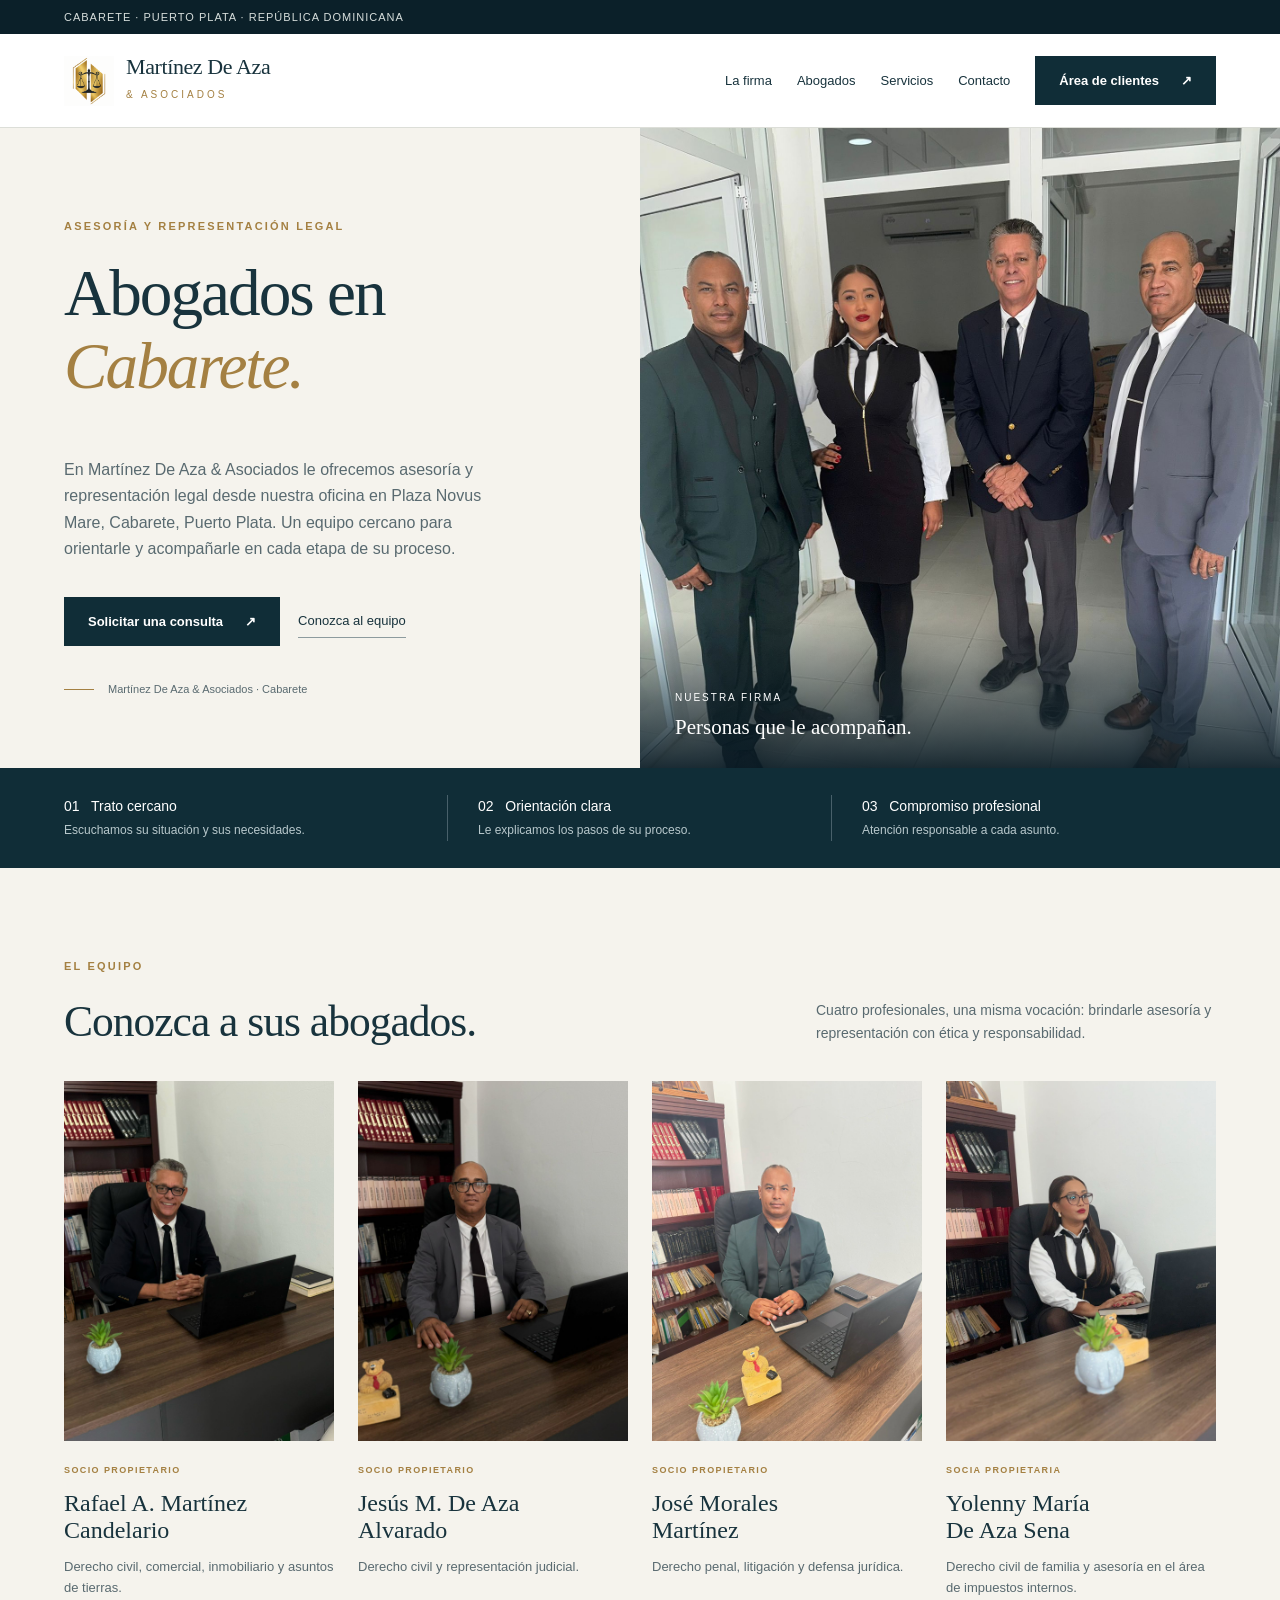
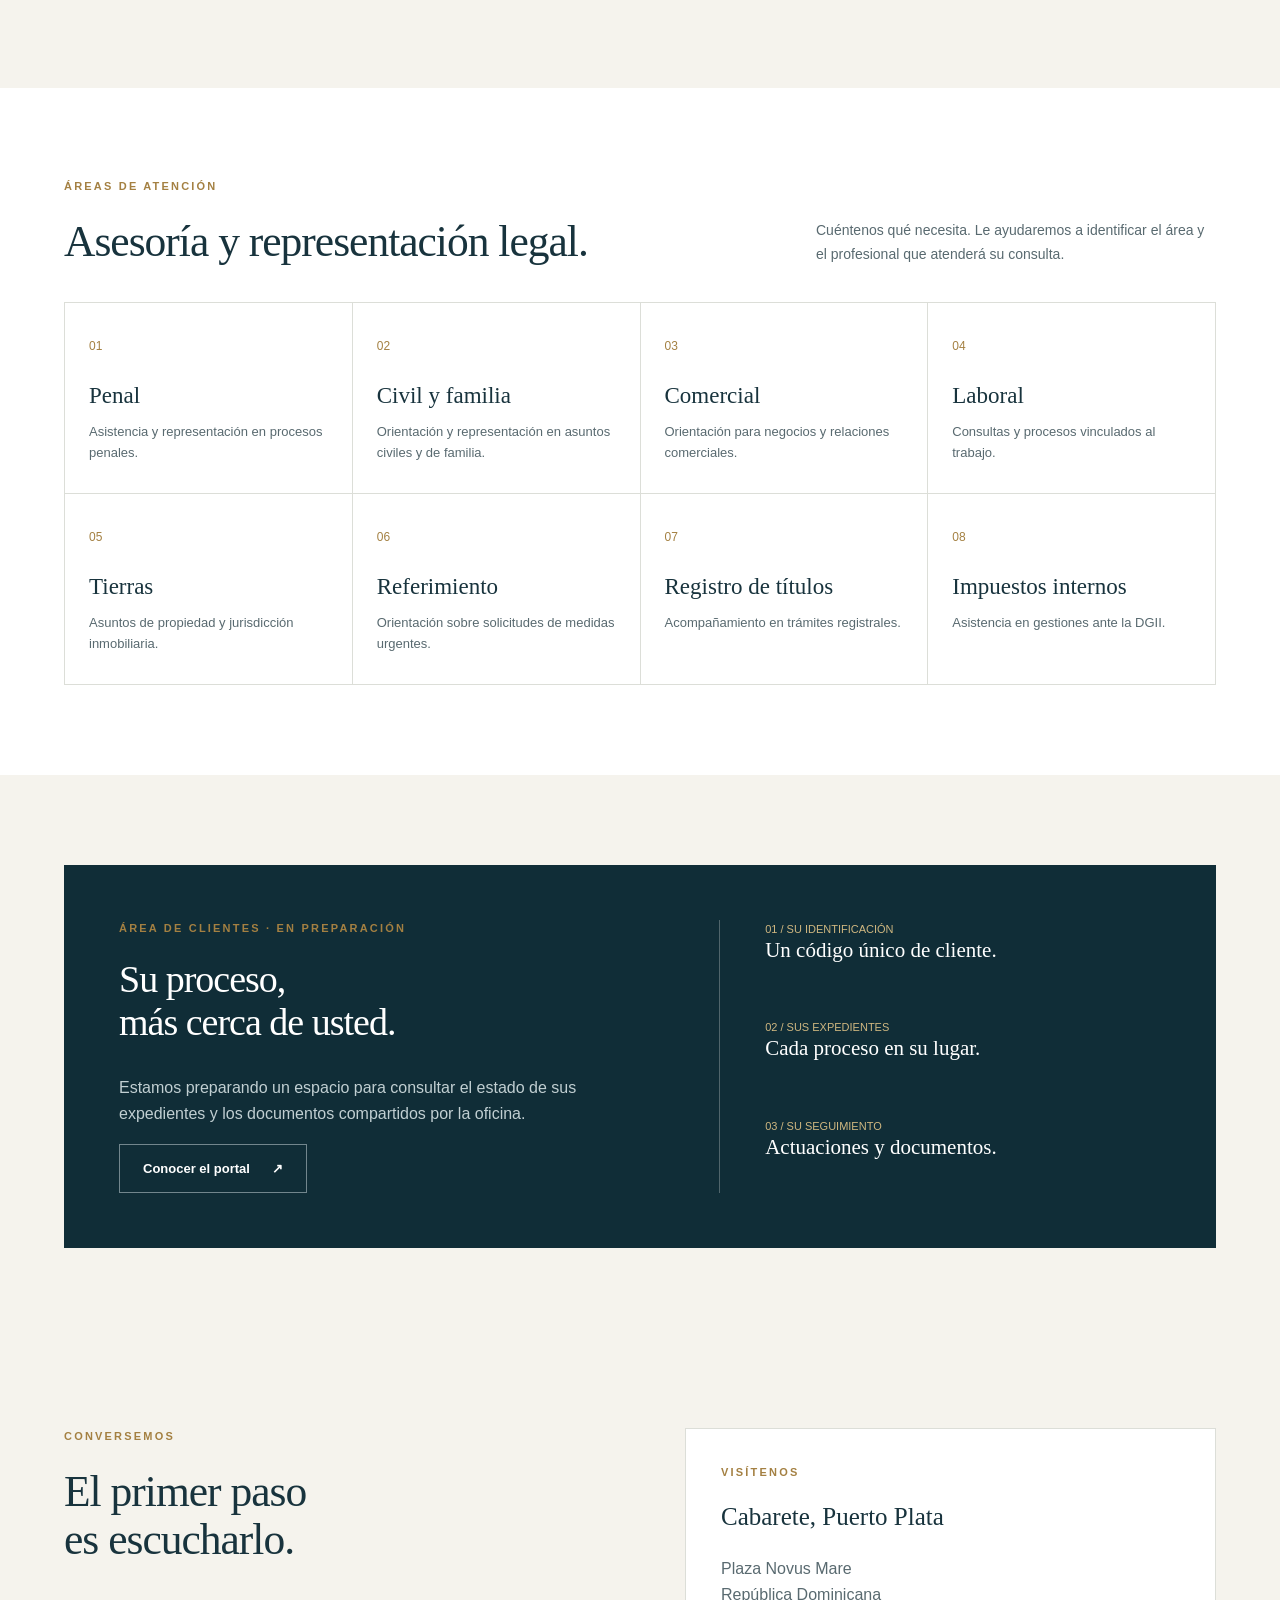
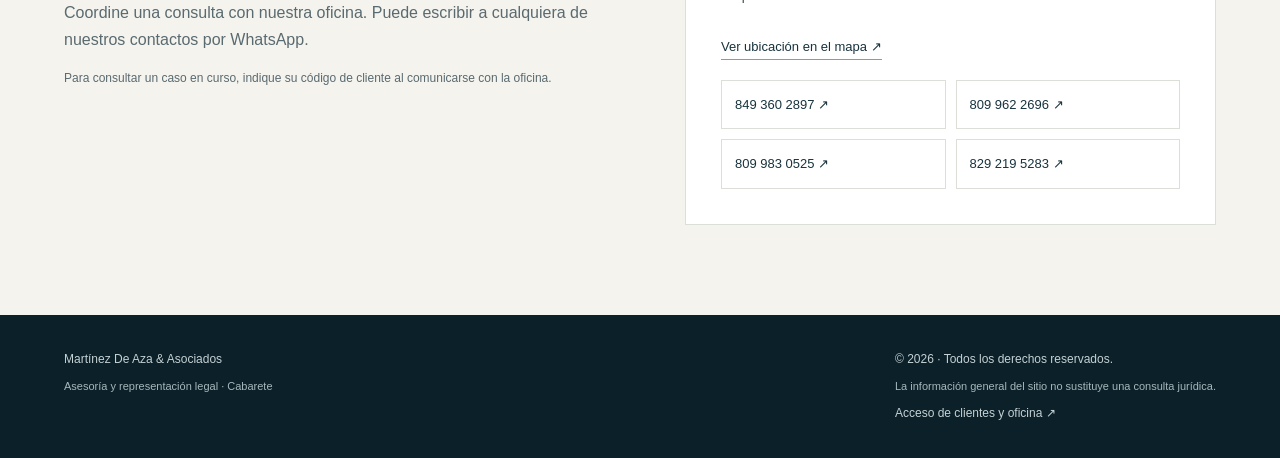
<file: index.html>
<!doctype html><html lang="es"><head><meta charset="utf-8"><meta name="viewport" content="width=device-width,initial-scale=1"><title>Abogados en Cabarete | Martínez De Aza &amp; Asociados</title><meta name="description" content="Abogados en Cabarete, Puerto Plata. Asesoría en derecho civil, familia, penal, comercial e inmobiliario. Visítenos en Plaza Novus Mare."><meta name="theme-color" content="#102d37"><link rel="icon" href="assets/logo.png"><link rel="stylesheet" href="style.css"><script src="site.js" defer></script><link rel="canonical" href="https://martinezdeaza.github.io/martinez-de-aza-web/"></head><body><a class="skip" href="#contenido">Saltar al contenido</a><div class="topline"><div class="wrap"><span>CABARETE · PUERTO PLATA · REPÚBLICA DOMINICANA</span></div></div><header class="header"><div class="wrap navrow"><a class="brand" href="index.html" aria-label="Martínez De Aza y Asociados, inicio"><img src="assets/logo.png" alt=""><span><strong>Martínez De Aza</strong><small>& ASOCIADOS</small></span></a><button class="menu" aria-expanded="false" aria-controls="nav">Menú ☰</button><nav id="nav" aria-label="Navegación principal"><a href="#firma">La firma</a><a href="#equipo">Abogados</a><a href="#servicios">Servicios</a><a href="#contacto">Contacto</a><a class="btn" href="portal.html">Área de clientes <span>↗</span></a></nav></div></header><main id="contenido"><section class="hero" id="firma"><div class="hero-copy"><div class="eyebrow">Asesoría y representación legal</div><h1>Abogados en<br><em>Cabarete.</em></h1><p>En Martínez De Aza &amp; Asociados le ofrecemos asesoría y representación legal desde nuestra oficina en Plaza Novus Mare, Cabarete, Puerto Plata. Un equipo cercano para orientarle y acompañarle en cada etapa de su proceso.</p><div class="hero-actions"><a class="btn" href="#contacto">Solicitar una consulta <span>↗</span></a><a class="textlink" href="#equipo">Conozca al equipo</a></div><div class="mini">Martínez De Aza & Asociados · Cabarete</div></div><div class="hero-photo"><img src="assets/equipo.jpg" alt="Equipo de cuatro abogados de Martínez De Aza & Asociados" fetchpriority="high"><div class="photo-caption"><small>NUESTRA FIRMA</small>Personas que le acompañan.</div></div></section><section class="values" aria-label="Nuestros principios"><div class="wrap"><div>01 &nbsp; Trato cercano<small>Escuchamos su situación y sus necesidades.</small></div><div>02 &nbsp; Orientación clara<small>Le explicamos los pasos de su proceso.</small></div><div>03 &nbsp; Compromiso profesional<small>Atención responsable a cada asunto.</small></div></div></section><section class="section wrap" id="equipo"><div class="section-head"><div><div class="eyebrow">El equipo</div><h2>Conozca a sus abogados.</h2></div><p>Cuatro profesionales, una misma vocación: brindarle asesoría y representación con ética y responsabilidad.</p></div><div class="team-grid">
<article class="person"><div class="portrait"><img src="assets/rafael.jpg" alt="Lic. Rafael A. Martínez Candelario" loading="lazy"></div><div class="eyebrow">Socio propietario</div><h3>Rafael A. Martínez<br>Candelario</h3><p>Derecho civil, comercial, inmobiliario y asuntos de tierras.</p></article>
<article class="person"><div class="portrait"><img src="assets/jesus.jpg" alt="Lic. Jesús M. De Aza Alvarado" loading="lazy"></div><div class="eyebrow">Socio propietario</div><h3>Jesús M. De Aza<br>Alvarado</h3><p>Derecho civil y representación judicial.</p></article>
<article class="person"><div class="portrait"><img src="assets/jose.jpg" alt="Lic. José Morales Martínez" loading="lazy"></div><div class="eyebrow">Socio propietario</div><h3>José Morales<br>Martínez</h3><p>Derecho penal, litigación y defensa jurídica.</p></article>
<article class="person"><div class="portrait"><img src="assets/yolenny.jpg" alt="Licda. Yolenny María De Aza Sena" loading="lazy"></div><div class="eyebrow">Socia propietaria</div><h3>Yolenny María<br>De Aza Sena</h3><p>Derecho civil de familia y asesoría en el área de impuestos internos.</p></article></div></section><section class="section services" id="servicios"><div class="wrap"><div class="section-head"><div><div class="eyebrow">Áreas de atención</div><h2>Asesoría y representación legal.</h2></div><p>Cuéntenos qué necesita. Le ayudaremos a identificar el área y el profesional que atenderá su consulta.</p></div><div class="service-grid">
<article class="service"><span>01</span><h3>Penal</h3><p>Asistencia y representación en procesos penales.</p></article><article class="service"><span>02</span><h3>Civil y familia</h3><p>Orientación y representación en asuntos civiles y de familia.</p></article><article class="service"><span>03</span><h3>Comercial</h3><p>Orientación para negocios y relaciones comerciales.</p></article><article class="service"><span>04</span><h3>Laboral</h3><p>Consultas y procesos vinculados al trabajo.</p></article><article class="service"><span>05</span><h3>Tierras</h3><p>Asuntos de propiedad y jurisdicción inmobiliaria.</p></article><article class="service"><span>06</span><h3>Referimiento</h3><p>Orientación sobre solicitudes de medidas urgentes.</p></article><article class="service"><span>07</span><h3>Registro de títulos</h3><p>Acompañamiento en trámites registrales.</p></article><article class="service"><span>08</span><h3>Impuestos internos</h3><p>Asistencia en gestiones ante la DGII.</p></article></div></div></section><section class="section wrap"><div class="portal-band"><div><div class="eyebrow">Área de clientes · En preparación</div><h2>Su proceso,<br>más cerca de usted.</h2><p>Estamos preparando un espacio para consultar el estado de sus expedientes y los documentos compartidos por la oficina.</p><a class="btn light" href="portal.html">Conocer el portal <span>↗</span></a></div><div class="portal-steps"><div><span>01 / SU IDENTIFICACIÓN</span><strong>Un código único de cliente.</strong></div><div><span>02 / SUS EXPEDIENTES</span><strong>Cada proceso en su lugar.</strong></div><div><span>03 / SU SEGUIMIENTO</span><strong>Actuaciones y documentos.</strong></div></div></div></section><section class="section wrap contact" id="contacto"><div><div class="eyebrow">Conversemos</div><h2>El primer paso<br>es escucharlo.</h2><p>Coordine una consulta con nuestra oficina. Puede escribir a cualquiera de nuestros contactos por WhatsApp.</p><p class="subtle">Para consultar un caso en curso, indique su código de cliente al comunicarse con la oficina.</p></div><div class="contact-card"><div class="eyebrow">Visítenos</div><h3>Cabarete, Puerto Plata</h3><address>Plaza Novus Mare<br>República Dominicana</address><a class="textlink" href="https://www.google.com/maps/search/?api=1&query=Plaza+Novus+Mare+Cabarete+Puerto+Plata+Republica+Dominicana" target="_blank" rel="noopener noreferrer">Ver ubicación en el mapa ↗</a><div class="phones">
<a href="https://wa.me/18493602897?text=Hola%2C%20deseo%20coordinar%20una%20consulta%20con%20la%20firma." target="_blank" rel="noopener noreferrer">849 360 2897 ↗</a><a href="https://wa.me/18099622696?text=Hola%2C%20deseo%20coordinar%20una%20consulta%20con%20la%20firma." target="_blank" rel="noopener noreferrer">809 962 2696 ↗</a><a href="https://wa.me/18099830525?text=Hola%2C%20deseo%20coordinar%20una%20consulta%20con%20la%20firma." target="_blank" rel="noopener noreferrer">809 983 0525 ↗</a><a href="https://wa.me/18292195283?text=Hola%2C%20deseo%20coordinar%20una%20consulta%20con%20la%20firma." target="_blank" rel="noopener noreferrer">829 219 5283 ↗</a></div></div></section></main><footer><div class="wrap"><div>Martínez De Aza & Asociados<p>Asesoría y representación legal · Cabarete</p></div><div>© 2026 · Todos los derechos reservados.<p>La información general del sitio no sustituye una consulta jurídica.</p><a href="portal.html">Acceso de clientes y oficina ↗</a></div></div></footer></body></html>
</file>
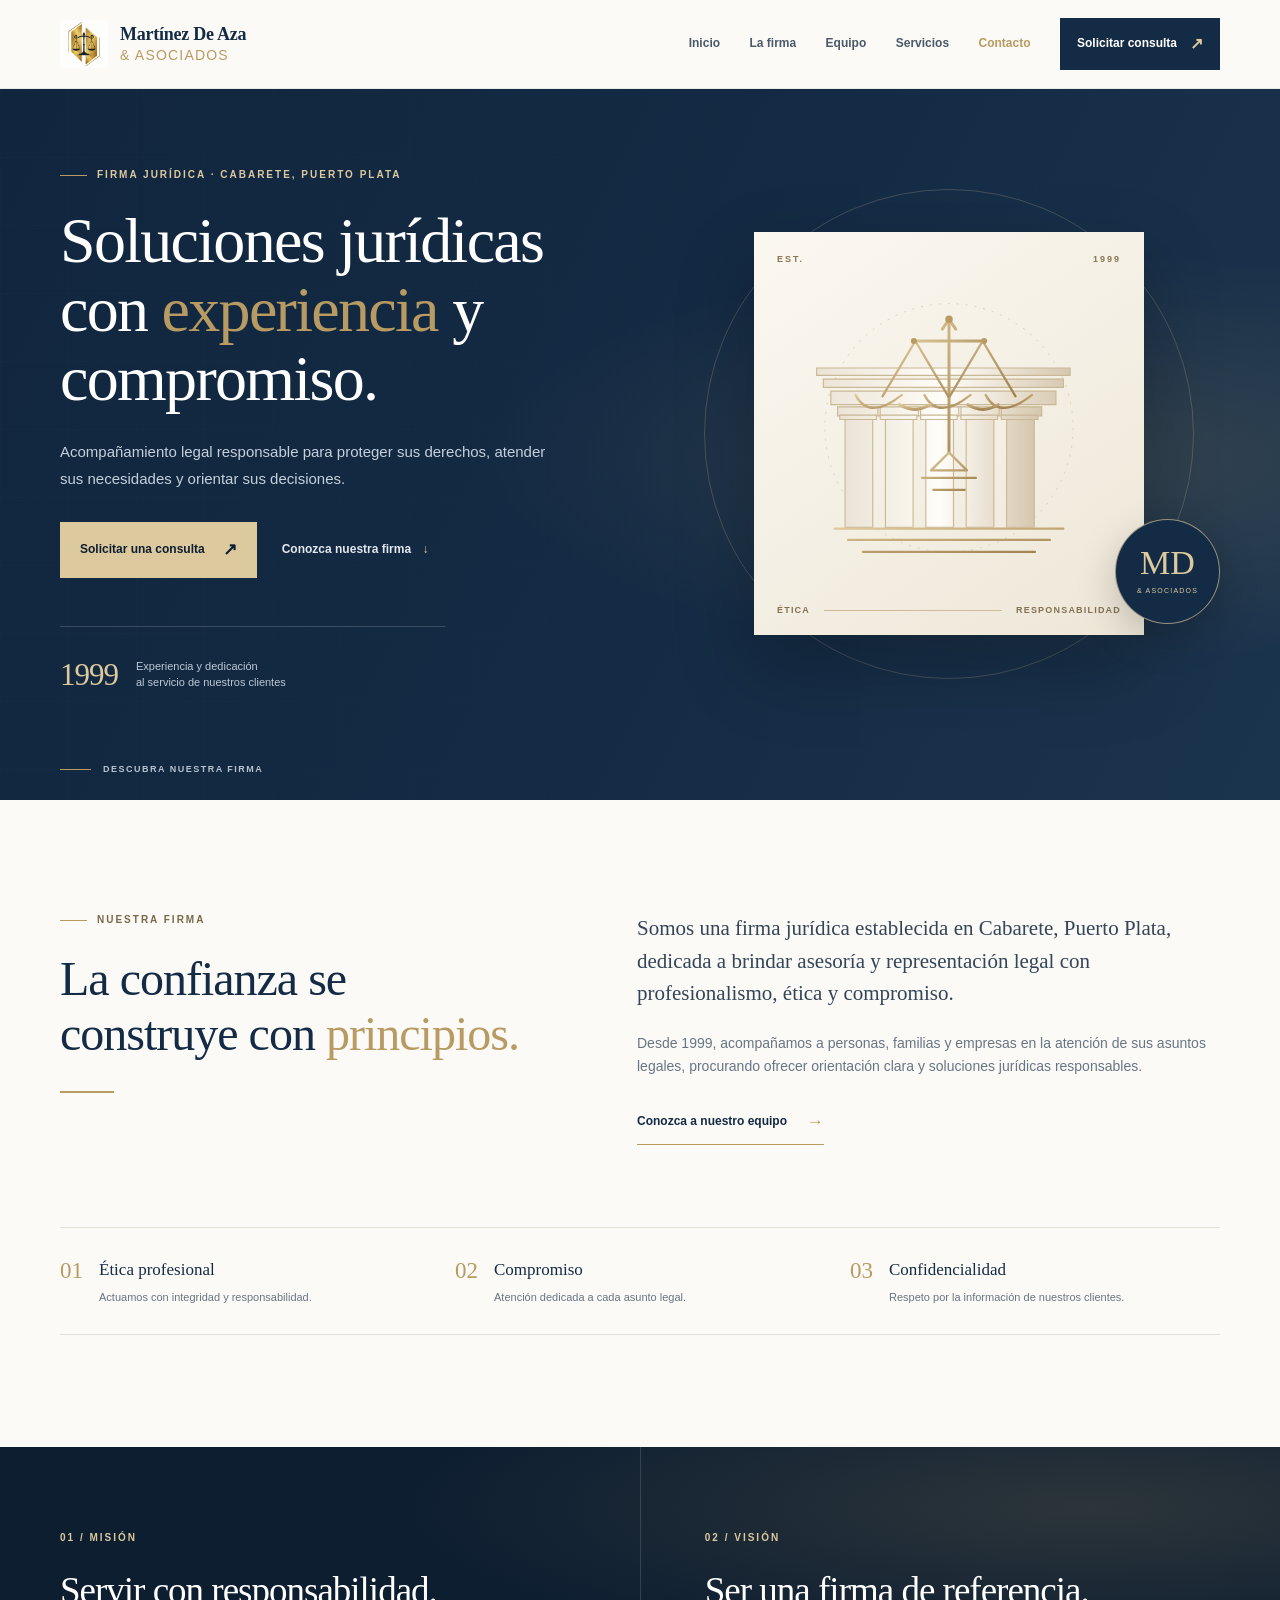
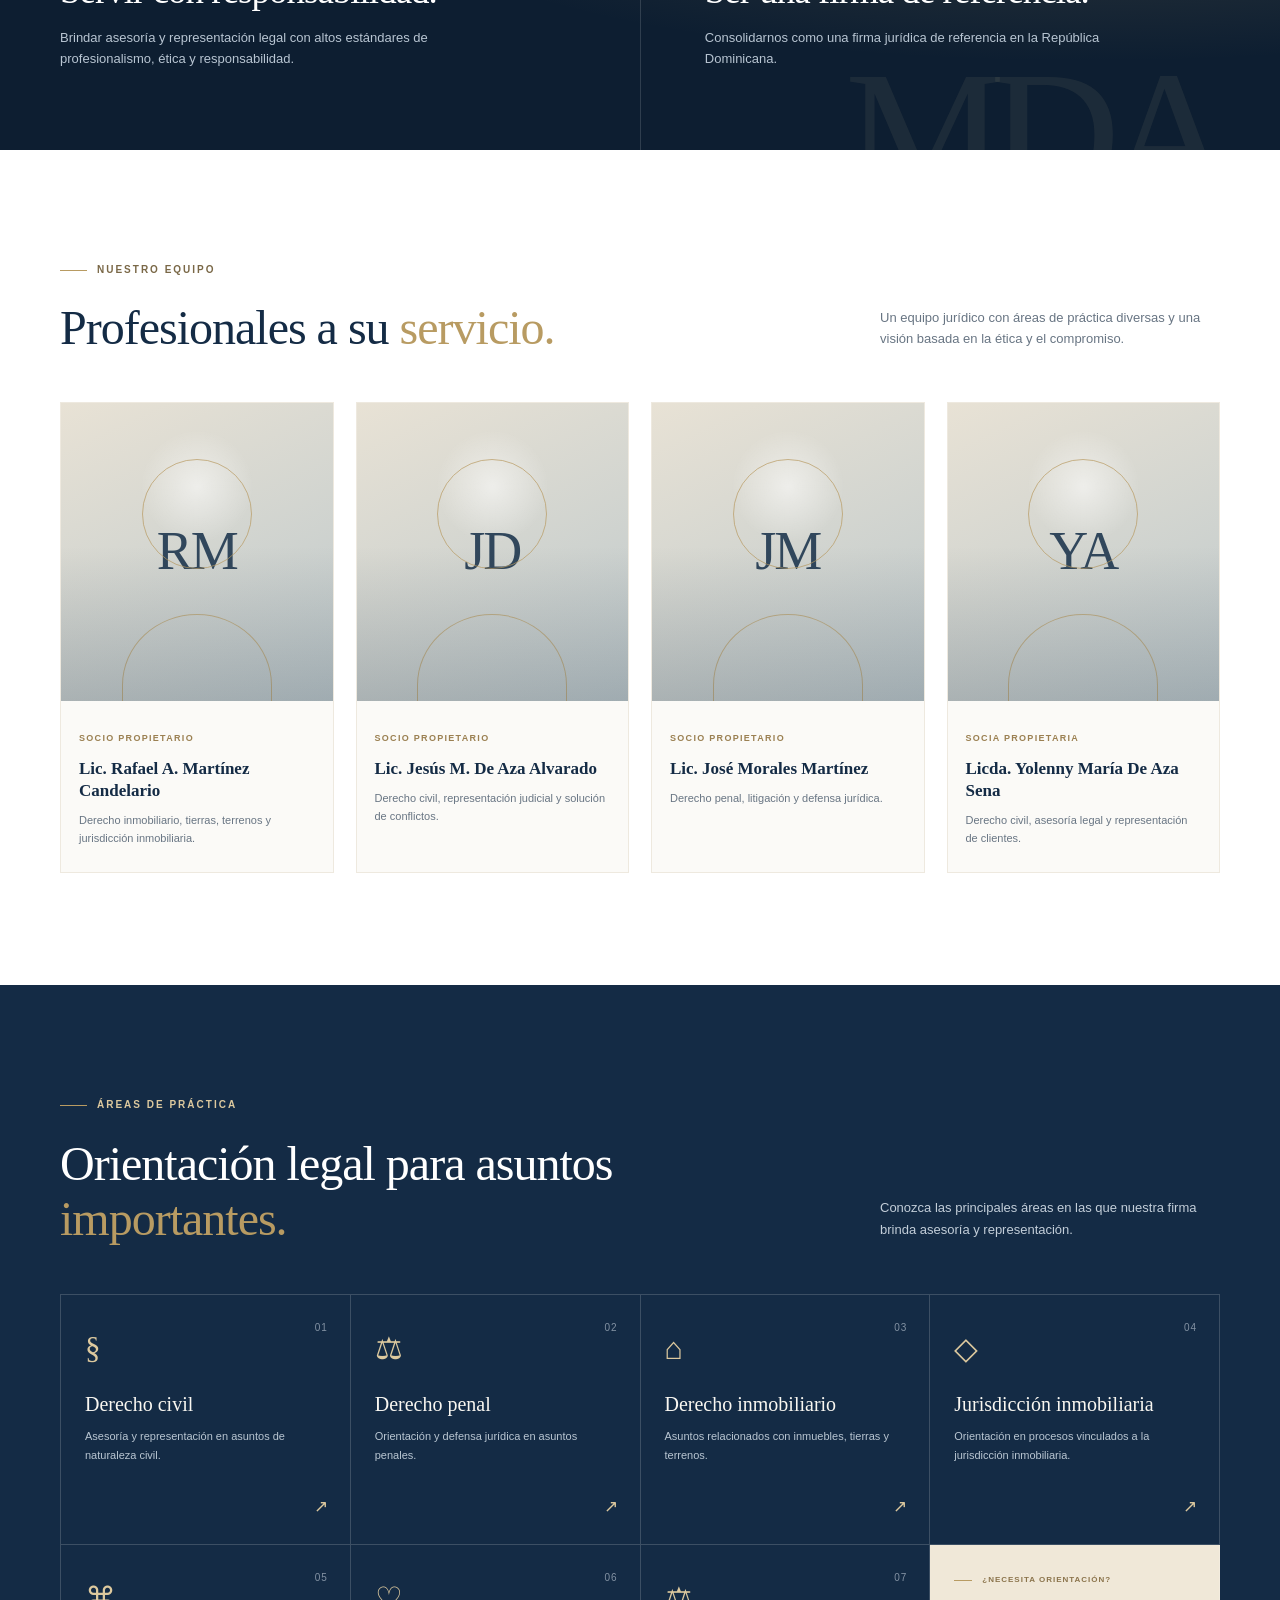
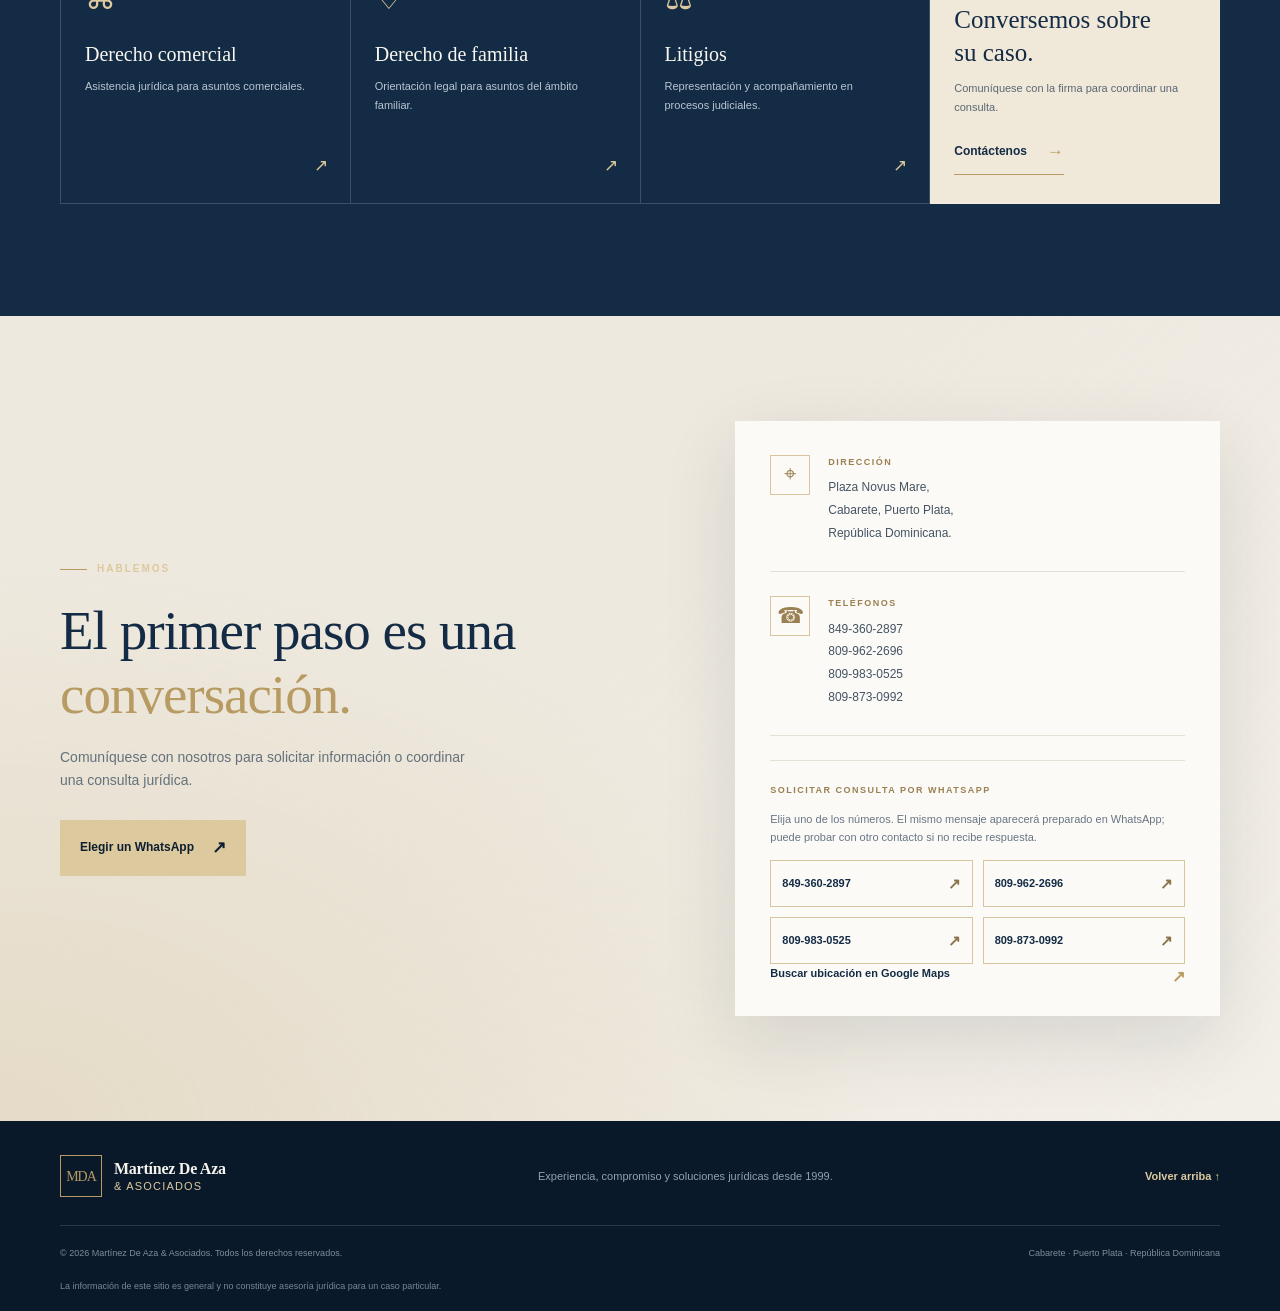
<file: martinez_de_aza_asociados_corregido.html>
<!DOCTYPE html>
<html lang="es">
<head>
  <meta charset="UTF-8">
  <meta name="viewport" content="width=device-width, initial-scale=1.0">
  <meta name="theme-color" content="#142b45">
  <meta name="description" content="Martínez De Aza & Asociados. Firma de abogados en Cabarete, Puerto Plata, República Dominicana. Experiencia, compromiso y soluciones jurídicas desde 1999.">
  <title>Martínez De Aza &amp; Asociados | Firma Jurídica</title>
  <style>
:root {
  --navy: #142b45;
  --navy-deep: #0d1e31;
  --navy-soft: #233c57;
  --gold: #b89b62;
  --gold-light: #ddc99e;
  --cream: #f5f2eb;
  --paper: #fbfaf7;
  --ink: #1b2937;
  --muted: #687583;
  --line: #e5e0d6;
  --white: #ffffff;
  --shadow: 0 24px 70px rgba(14, 30, 47, .12);
  --sans: "Aptos", "Segoe UI", Arial, sans-serif;
  --serif: Georgia, "Times New Roman", serif;
}

* { box-sizing: border-box; }
html { scroll-behavior: smooth; scroll-padding-top: 92px; }
body { margin: 0; color: var(--ink); background: var(--paper); font-family: var(--sans); line-height: 1.65; -webkit-font-smoothing: antialiased; }
body.menu-open { overflow: hidden; }
a { color: inherit; text-decoration: none; }
button, a { -webkit-tap-highlight-color: transparent; }
button { font: inherit; }
img { max-width: 100%; }
.container { width: min(1160px, calc(100% - 48px)); margin: 0 auto; }
.section { padding: 112px 0; }
.skip-link { position: fixed; top: 10px; left: 10px; z-index: 1000; padding: 10px 14px; transform: translateY(-150%); background: var(--white); color: var(--navy); border-radius: 4px; }
.skip-link:focus { transform: translateY(0); }

.site-header { position: sticky; z-index: 100; top: 0; background: rgba(251, 250, 247, .95); border-bottom: 1px solid rgba(20, 43, 69, .08); backdrop-filter: blur(18px); }
.nav-wrap { min-height: 88px; display: flex; justify-content: space-between; align-items: center; gap: 34px; }
.brand { display: inline-flex; align-items: center; min-width: 250px; gap: 12px; position: relative; }
.brand-mark { width: 48px; height: 48px; flex: 0 0 48px; display: grid; place-items: center; border: 1px solid var(--gold); color: var(--gold); font-family: var(--serif); font-size: 14px; letter-spacing: -1px; }
.brand-image { display: none; width: 48px; height: 48px; object-fit: contain; position: absolute; left: 0; top: 0; background: var(--paper); }
.brand.has-logo .brand-image { display: block; }
.brand.has-logo .brand-mark { visibility: hidden; }
.brand-name { display: flex; flex-direction: column; color: var(--navy); font-family: var(--serif); font-weight: 700; line-height: 1.08; letter-spacing: -.25px; font-size: 18px; }
.brand-name span { color: var(--gold); font-size: 14px; letter-spacing: 1.2px; margin-top: 4px; font-family: var(--sans); font-weight: 500; text-transform: uppercase; }
.site-nav { display: flex; align-items: center; gap: clamp(16px, 2.3vw, 30px); }
.site-nav > a:not(.nav-cta) { font-size: 12px; font-weight: 650; color: #4b5968; transition: color .2s ease; }
.site-nav > a:not(.nav-cta):hover, .site-nav > a.active { color: var(--gold); }
.nav-cta { display: inline-flex; align-items: center; gap: 13px; color: var(--white); background: var(--navy); padding: 13px 17px; font-weight: 650; font-size: 12px; transition: background .2s ease, transform .2s ease; }
.nav-cta:hover { background: var(--navy-soft); transform: translateY(-1px); }
.nav-cta span { color: var(--gold-light); font-size: 16px; }
.menu-toggle { display: none; width: 44px; height: 44px; border: 1px solid var(--line); background: transparent; padding: 11px; cursor: pointer; }
.menu-toggle span { display: block; height: 2px; margin: 5px 0; background: var(--navy); transition: transform .2s ease, opacity .2s ease; }

.hero { position: relative; isolation: isolate; overflow: hidden; background: var(--navy); color: var(--white); min-height: 680px; display: flex; align-items: center; }
.hero::before { content: ""; position: absolute; inset: 0; z-index: -2; background: radial-gradient(ellipse at 85% 52%, rgba(184, 155, 98, .17), transparent 39%), linear-gradient(116deg, #11263e 0%, #142b45 55%, #1b344e 100%); }
.hero-pattern { position: absolute; z-index: -1; inset: 0; opacity: .16; background-image: linear-gradient(rgba(255,255,255,.07) 1px, transparent 1px), linear-gradient(90deg, rgba(255,255,255,.07) 1px, transparent 1px); background-size: 68px 68px; mask-image: linear-gradient(90deg, #000, transparent 75%); }
.hero-grid { display: grid; grid-template-columns: 1.02fr .98fr; align-items: center; gap: 54px; padding-top: 78px; padding-bottom: 100px; }
.eyebrow { margin: 0 0 22px; color: var(--gold-light); display: flex; align-items: center; gap: 10px; text-transform: uppercase; letter-spacing: 2px; font-size: 10px; font-weight: 750; }
.eyebrow > span { display: inline-block; width: 27px; height: 1px; background: var(--gold); }
.eyebrow-dark { color: #7a6847; }
.hero h1 { max-width: 660px; margin: 0; font-family: var(--serif); font-size: clamp(43px, 5vw, 66px); font-weight: 400; line-height: 1.08; letter-spacing: -1.7px; }
.hero h1 em, h2 em { color: var(--gold); font-style: normal; }
.hero-lead { max-width: 510px; margin: 25px 0 30px; color: #c6d0db; font-size: 15px; line-height: 1.8; }
.hero-actions { display: flex; flex-wrap: wrap; align-items: center; gap: 25px; }
.button { min-height: 52px; display: inline-flex; align-items: center; justify-content: center; gap: 18px; padding: 14px 20px; font-size: 12px; font-weight: 750; transition: transform .2s ease, background .2s ease; }
.button:hover { transform: translateY(-2px); }
.button-gold { color: var(--navy-deep); background: var(--gold-light); }
.button-gold:hover { background: #ead8b0; }
.button span { font-size: 17px; }
.text-link { font-size: 12px; font-weight: 650; color: #e3e8ed; }
.text-link span { margin-left: 8px; color: var(--gold-light); }
.hero-proof { margin-top: 48px; display: flex; align-items: center; gap: 18px; padding-top: 22px; border-top: 1px solid rgba(255,255,255,.17); max-width: 385px; }
.proof-number { color: var(--gold-light); font-family: var(--serif); font-size: 31px; letter-spacing: -1px; }
.hero-proof p { margin: 0; font-size: 11px; line-height: 1.5; color: #bec9d4; }
.hero-art { min-height: 470px; position: relative; display: grid; place-items: center; }
.art-orbit { border: 1px solid rgba(221, 201, 158, .22); position: absolute; border-radius: 50%; }
.art-orbit-one { width: 490px; max-width: 100%; aspect-ratio: 1; }
.art-orbit-two { width: 390px; max-width: 88%; aspect-ratio: 1; border-style: dashed; }
.art-card { position: relative; z-index: 1; width: min(390px, 88%); background: linear-gradient(145deg, #fbf8f1, #eee7d8); padding: 20px 23px 17px; box-shadow: 0 32px 70px rgba(0,0,0,.25); color: var(--navy); }
.art-topline { display: flex; align-items: center; justify-content: space-between; color: #8a7550; font-size: 9px; font-weight: 800; letter-spacing: 2px; }
.justice-art { display: block; width: 100%; margin: 0 auto; }
.art-caption { display: flex; align-items: center; justify-content: space-between; gap: 14px; font-size: 9px; font-weight: 750; color: #837353; letter-spacing: 1.2px; text-transform: uppercase; }
.caption-line { height: 1px; flex: 1; background: #cbbb9a; }
.floating-seal { position: absolute; z-index: 2; width: 105px; height: 105px; display: flex; flex-direction: column; align-items: center; justify-content: center; border: 1px solid rgba(221,201,158,.65); border-radius: 50%; bottom: 45px; right: 0; background: var(--navy); color: var(--gold-light); box-shadow: 0 14px 40px rgba(0,0,0,.2); }
.floating-seal span { font-family: var(--serif); font-size: 34px; line-height: 1; }
.floating-seal small { font-size: 7px; letter-spacing: 1.2px; margin-top: 5px; }
.scroll-cue { position: absolute; bottom: 23px; left: max(24px, calc((100% - 1160px) / 2)); display: flex; align-items: center; gap: 12px; color: #b7c2ce; text-transform: uppercase; font-weight: 700; font-size: 9px; letter-spacing: 1.5px; }
.scroll-cue span { display: inline-block; width: 31px; height: 1px; background: var(--gold); }

.about-section { background: var(--paper); }
.about-grid { display: grid; grid-template-columns: .9fr 1.1fr; gap: 100px; align-items: start; }
h2 { font-family: var(--serif); font-weight: 400; font-size: clamp(34px, 4vw, 48px); letter-spacing: -1px; line-height: 1.15; }
.section-intro h2 { margin: 0; max-width: 460px; color: var(--navy); }
.gold-rule { width: 54px; height: 2px; background: var(--gold); margin-top: 30px; }
.about-copy p { color: var(--muted); font-size: 14px; margin: 0 0 22px; }
.about-copy p.large-copy { color: #344557; font-family: var(--serif); font-size: 21px; line-height: 1.55; }
.underlined-link { display: inline-flex; align-items: center; gap: 20px; color: var(--navy); font-size: 12px; font-weight: 750; padding-bottom: 8px; border-bottom: 1px solid var(--gold); margin-top: 8px; }
.underlined-link span { color: var(--gold); font-size: 17px; transition: transform .2s ease; }
.underlined-link:hover span { transform: translateX(4px); }
.values-strip { display: grid; grid-template-columns: repeat(3, 1fr); gap: 25px; border-top: 1px solid var(--line); border-bottom: 1px solid var(--line); margin-top: 82px; padding: 28px 0; }
.value-item { display: flex; gap: 16px; align-items: flex-start; }
.value-icon { color: var(--gold); font-family: var(--serif); font-size: 23px; line-height: 1; padding-top: 3px; }
.value-item h3 { margin: 0 0 4px; font-family: var(--serif); font-weight: 500; font-size: 17px; color: var(--navy); }
.value-item p { margin: 0; font-size: 11px; color: var(--muted); }

.section-dark { background: var(--navy-deep); color: var(--white); }
.mission-section { padding: 0; position: relative; overflow: hidden; }
.mission-section::before { content: ""; position: absolute; inset: 0; opacity: .18; background: radial-gradient(ellipse at 85% 20%, var(--gold) 0, transparent 45%); pointer-events: none; }
.mission-grid { position: relative; display: grid; grid-template-columns: 1fr 1fr; }
.mission-card { position: relative; padding: 76px 9% 80px 0; }
.mission-card + .mission-card { padding-left: 11%; padding-right: 0; border-left: 1px solid rgba(255,255,255,.14); }
.section-number { color: var(--gold-light); font-size: 10px; font-weight: 750; letter-spacing: 2px; }
.mission-card h2 { max-width: 390px; font-size: 37px; margin: 21px 0 14px; }
.mission-card p { max-width: 420px; margin: 0; font-size: 13px; color: #b8c5d2; }
.mission-card-featured { overflow: hidden; }
.mission-decoration { position: absolute; bottom: -75px; right: 0; color: rgba(221,201,158,.08); font-family: var(--serif); font-size: 180px; letter-spacing: -15px; line-height: 1; pointer-events: none; }

.team-section { background: #fff; }
.section-heading { display: flex; align-items: end; justify-content: space-between; gap: 50px; margin-bottom: 46px; }
.section-heading h2 { margin: 0; color: var(--navy); max-width: 680px; }
.section-heading > p { max-width: 340px; margin: 0 0 6px; font-size: 13px; color: var(--muted); }
.team-grid { display: grid; grid-template-columns: repeat(4, 1fr); gap: 22px; }
.team-card { min-width: 0; background: var(--paper); border: 1px solid #eee9df; transition: transform .25s ease, box-shadow .25s ease; }
.team-card:hover { transform: translateY(-5px); box-shadow: 0 18px 40px rgba(20,43,69,.1); }
.portrait { position: relative; overflow: hidden; aspect-ratio: 4 / 4.4; background: linear-gradient(150deg, #e3ded2, #c6d0d5); }
.portrait::after { content: ""; position: absolute; inset: 48% 0 0; background: linear-gradient(transparent, rgba(14,30,47,.17)); pointer-events: none; }
.portrait:nth-child(odd) { background-color: #e4ddd0; }
.portrait img { position: absolute; inset: 0; width: 100%; height: 100%; object-fit: cover; object-position: center top; z-index: 1; }
.portrait img.image-missing { display: none; }
.portrait-fallback { position: absolute; inset: 0; display: grid; place-items: center; color: rgba(20,43,69,.8); font-family: var(--serif); font-size: 54px; letter-spacing: -2px; background: radial-gradient(circle at 50% 28%, rgba(255,255,255,.55), transparent 22%), linear-gradient(155deg, #e8e2d5, #bdc8cb); }
.portrait-fallback::before { content: ""; position: absolute; width: 108px; height: 108px; top: 19%; border: 1px solid rgba(184,155,98,.7); border-radius: 50%; }
.portrait-fallback::after { content: ""; position: absolute; width: 148px; height: 140px; bottom: -55px; border: 1px solid rgba(184,155,98,.65); border-radius: 50% 50% 0 0; }
.team-info { padding: 22px 18px 24px; }
.team-role { color: #9b8052; font-size: 9px; letter-spacing: 1.3px; text-transform: uppercase; font-weight: 800; }
.team-info h3 { margin: 8px 0 9px; color: var(--navy); font-size: 17px; line-height: 1.3; font-family: var(--serif); font-weight: 600; }
.team-info p { margin: 0; color: var(--muted); font-size: 11px; line-height: 1.7; }

.practice-section { background: var(--navy); color: var(--white); }
.practice-section .section-heading { margin-bottom: 48px; }
.practice-section .section-heading h2 { color: var(--white); }
.practice-section .section-heading > p { color: #c3ced9; }
.practice-grid { display: grid; grid-template-columns: repeat(4, 1fr); border-top: 1px solid rgba(255,255,255,.17); border-left: 1px solid rgba(255,255,255,.17); }
.practice-card { position: relative; min-height: 250px; padding: 28px 24px; border-right: 1px solid rgba(255,255,255,.17); border-bottom: 1px solid rgba(255,255,255,.17); transition: background .2s ease; }
.practice-card:hover { background: rgba(255,255,255,.045); }
.practice-num { position: absolute; top: 25px; right: 22px; font-size: 10px; color: #8392a3; letter-spacing: 1px; }
.practice-symbol { color: var(--gold-light); font-family: var(--serif); font-size: 31px; height: 49px; margin-bottom: 19px; }
.practice-card h3 { max-width: 210px; margin: 0 0 10px; color: #f9f7f1; font-family: var(--serif); font-size: 20px; font-weight: 500; line-height: 1.3; }
.practice-card p { margin: 0; max-width: 230px; color: #b9c6d2; font-size: 11px; line-height: 1.75; }
.practice-arrow { position: absolute; bottom: 23px; right: 22px; color: var(--gold-light); font-size: 17px; }
.practice-card-contact { background: #f0e8d8; color: var(--navy); }
.practice-card-contact .eyebrow { margin-bottom: 17px; color: #8b744c; font-size: 8px; letter-spacing: 1px; }
.practice-card-contact .eyebrow > span { width: 18px; }
.practice-card-contact h3 { color: var(--navy); font-size: 25px; }
.practice-card-contact p { color: #5a6875; }
.practice-card-contact .underlined-link { margin-top: 20px; }

.contact-section { position: relative; overflow: hidden; background: #eee9df; padding: 105px 0; }
.contact-backdrop { position: absolute; inset: 0; pointer-events: none; opacity: .36; background: radial-gradient(ellipse at 0 100%, #d4c19c, transparent 50%), linear-gradient(130deg, transparent 45%, rgba(255,255,255,.8)); }
.contact-grid { position: relative; display: grid; grid-template-columns: 1fr .85fr; gap: 105px; align-items: center; }
.contact-copy h2 { color: var(--navy); font-size: clamp(38px, 4.5vw, 55px); max-width: 480px; margin: 0 0 20px; }
.contact-copy > p:not(.eyebrow) { color: #64717c; font-size: 14px; max-width: 430px; margin: 0 0 28px; }
.contact-panel { background: var(--paper); box-shadow: var(--shadow); padding: 34px 35px 26px; }
.contact-detail { display: flex; gap: 18px; padding-bottom: 26px; margin-bottom: 24px; border-bottom: 1px solid var(--line); }
.detail-icon { flex: 0 0 40px; height: 40px; display: grid; place-items: center; border: 1px solid #d8c59e; color: #9b8052; font-size: 22px; }
.detail-label { display: block; margin-bottom: 7px; color: #9b8052; font-size: 9px; font-weight: 800; letter-spacing: 1.5px; text-transform: uppercase; }
.contact-detail p, .contact-detail a { display: block; margin: 0; color: #455463; font-size: 12px; line-height: 1.9; }
.contact-detail a:hover { color: #987c4b; }
.whatsapp-contacts { border-top: 1px solid var(--line); margin-top: 2px; padding-top: 22px; }
.whatsapp-contacts .detail-label { margin-bottom: 12px; }
.whatsapp-note { color: var(--muted); font-size: 11px; line-height: 1.65; margin: 0 0 14px; }
.whatsapp-list { display: grid; grid-template-columns: repeat(2, minmax(0, 1fr)); gap: 10px; }
.whatsapp-link { display: flex !important; align-items: center; justify-content: space-between; gap: 8px; min-width: 0; padding: 12px 11px; border: 1px solid #d8c59e; color: var(--navy) !important; font-size: 11px !important; font-weight: 750; line-height: 1.4 !important; overflow-wrap: anywhere; transition: background .2s ease, border-color .2s ease; }
.whatsapp-link:hover { background: #f3eddf; border-color: var(--gold); }
.whatsapp-link span { flex: 0 0 auto; color: #8b744c; font-size: 15px; }
.map-link { display: flex; justify-content: space-between; gap: 10px; color: var(--navy); font-size: 11px; font-weight: 750; }
.map-link span { color: var(--gold); font-size: 16px; }

.site-footer { color: #c0ccd6; background: #0a192a; padding: 34px 0 17px; }
.footer-main { display: flex; align-items: center; justify-content: space-between; gap: 25px; padding-bottom: 28px; border-bottom: 1px solid rgba(255,255,255,.13); }
.brand-footer { min-width: 0; }
.brand-footer .brand-name { color: #f5f3ee; font-size: 16px; }
.brand-footer .brand-name span { color: var(--gold-light); font-size: 11px; }
.brand-footer .brand-mark { width: 42px; height: 42px; flex-basis: 42px; }
.brand-footer .brand-image { width: 42px; height: 42px; }
.footer-main > p { font-size: 11px; margin: 0; color: #93a1af; }
.back-top { color: var(--gold-light); font-size: 11px; font-weight: 700; }
.footer-bottom { display: flex; justify-content: space-between; gap: 18px; padding-top: 20px; color: #7f8d9b; font-size: 9px; }
.legal-note { width: min(1160px, calc(100% - 48px)); margin: 18px auto 0; font-size: 9px; color: #788795; }

.reveal { opacity: 0; transform: translateY(16px); transition: opacity .65s ease, transform .65s ease; }
.reveal.is-visible { opacity: 1; transform: translateY(0); }

@media (max-width: 1000px) {
  .nav-wrap { gap: 20px; }
  .brand { min-width: 220px; }
  .brand-name { font-size: 16px; }
  .brand-name span { font-size: 12px; }
  .site-nav { gap: 14px; }
  .site-nav > a:not(.nav-cta) { font-size: 11px; }
  .nav-cta { padding: 12px; gap: 8px; }
  .hero-grid { gap: 25px; }
  .hero-art { min-height: 400px; }
  .about-grid { gap: 60px; }
  .team-grid { grid-template-columns: repeat(2, 1fr); gap: 24px; }
  .portrait { aspect-ratio: 5 / 4; }
  .practice-grid { grid-template-columns: repeat(2, 1fr); }
  .contact-grid { gap: 55px; }
}
@media (max-width: 900px) {
  .nav-wrap { min-height: 76px; }
  .brand { min-width: 0; gap: 10px; }
  .brand-mark, .brand-image { width: 42px; height: 42px; }
  .brand-mark { flex-basis: 42px; }
  .brand-name { font-size: 15px; }
  .brand-name span { font-size: 10px; letter-spacing: 1px; }
  .menu-toggle { display: block; position: relative; z-index: 2; flex: 0 0 44px; }
  .menu-toggle[aria-expanded="true"] span:nth-child(1) { transform: translateY(7px) rotate(45deg); }
  .menu-toggle[aria-expanded="true"] span:nth-child(2) { opacity: 0; }
  .menu-toggle[aria-expanded="true"] span:nth-child(3) { transform: translateY(-7px) rotate(-45deg); }
  .site-nav { display: none; position: fixed; inset: 76px 0 0; z-index: 1; min-height: 0; padding: 24px 26px max(28px, env(safe-area-inset-bottom)); background: var(--paper); flex-direction: column; align-items: stretch; gap: 0; overflow-x: hidden; overflow-y: auto; overscroll-behavior-y: contain; border-top: 1px solid var(--line); box-shadow: 0 18px 32px rgba(13, 30, 49, .12); }
  .site-nav.is-open { display: flex; }
  .site-nav > a:not(.nav-cta) { display: flex; align-items: center; min-height: 54px; width: 100%; font-size: 15px; padding: 15px 0; border-bottom: 1px solid var(--line); }
  .site-nav .nav-cta { width: 100%; min-height: 52px; margin-top: 24px; justify-content: space-between; padding: 16px; font-size: 13px; }
}
@media (max-width: 760px) {
  .container { width: min(100% - 36px, 560px); }
  .section { padding: 76px 0; }
  .nav-wrap { min-height: 76px; }
  .brand { min-width: 0; gap: 10px; }
  .brand-mark, .brand-image { width: 42px; height: 42px; }
  .brand-mark { flex-basis: 42px; }
  .brand-name { font-size: 15px; }
  .brand-name span { font-size: 10px; letter-spacing: 1px; }
  .menu-toggle { display: block; position: relative; z-index: 2; flex: 0 0 44px; }
  .menu-toggle[aria-expanded="true"] span:nth-child(1) { transform: translateY(7px) rotate(45deg); }
  .menu-toggle[aria-expanded="true"] span:nth-child(2) { opacity: 0; }
  .menu-toggle[aria-expanded="true"] span:nth-child(3) { transform: translateY(-7px) rotate(-45deg); }
  .site-nav { display: none; position: fixed; inset: 76px 0 0; z-index: 1; min-height: 0; padding: 24px 26px max(28px, env(safe-area-inset-bottom)); background: var(--paper); flex-direction: column; align-items: stretch; gap: 0; overflow-x: hidden; overflow-y: auto; overscroll-behavior-y: contain; border-top: 1px solid var(--line); box-shadow: 0 18px 32px rgba(13, 30, 49, .12); }
  .site-nav.is-open { display: flex; }
  .site-nav > a:not(.nav-cta) { display: flex; align-items: center; min-height: 54px; width: 100%; font-size: 15px; padding: 15px 0; border-bottom: 1px solid var(--line); }
  .site-nav .nav-cta { width: 100%; min-height: 52px; margin-top: 24px; justify-content: space-between; padding: 16px; font-size: 13px; }
  .hero { min-height: auto; }
  .hero-grid { grid-template-columns: 1fr; gap: 35px; padding-top: 65px; padding-bottom: 92px; }
  .hero h1 { font-size: clamp(41px, 11vw, 57px); letter-spacing: -1.2px; }
  .hero-lead { font-size: 14px; }
  .hero-proof { margin-top: 33px; }
  .hero-art { min-height: 350px; margin: 0 -8px; }
  .art-card { width: min(320px, 78%); padding: 15px 17px 12px; }
  .art-orbit-one { width: 350px; }
  .art-orbit-two { width: 285px; }
  .floating-seal { width: 82px; height: 82px; bottom: 17px; right: 7%; }
  .floating-seal span { font-size: 27px; }
  .floating-seal small { font-size: 6px; }
  .scroll-cue { display: none; }
  .about-grid { grid-template-columns: 1fr; gap: 28px; }
  .section-intro h2 { max-width: 520px; }
  .about-copy p.large-copy { font-size: 20px; }
  .values-strip { grid-template-columns: 1fr; gap: 21px; margin-top: 45px; padding: 25px 0; }
  .value-item h3 { font-size: 16px; }
  .mission-grid { grid-template-columns: 1fr; }
  .mission-card { padding: 54px 0; }
  .mission-card + .mission-card { padding: 54px 0; border-left: 0; border-top: 1px solid rgba(255,255,255,.14); }
  .mission-card h2 { font-size: 33px; }
  .mission-decoration { font-size: 130px; bottom: -44px; }
  .section-heading { display: block; margin-bottom: 34px; }
  .section-heading > p { margin-top: 20px; }
  .team-grid { gap: 14px; }
  .team-info { padding: 17px 13px 19px; }
  .team-info h3 { font-size: 16px; }
  .portrait { aspect-ratio: 4 / 4.2; }
  .practice-grid { grid-template-columns: 1fr 1fr; }
  .practice-card { min-height: 245px; padding: 23px 16px; }
  .practice-num { top: 20px; right: 15px; }
  .practice-symbol { margin-bottom: 14px; }
  .practice-card h3 { font-size: 18px; }
  .practice-card p { font-size: 10px; }
  .practice-card-contact h3 { font-size: 22px; }
  .contact-section { padding: 76px 0; }
  .contact-grid { grid-template-columns: 1fr; gap: 37px; }
  .contact-panel { padding: 25px 21px 22px; }
  .whatsapp-list { grid-template-columns: repeat(2, minmax(0, 1fr)); }
  .footer-main { align-items: flex-start; flex-wrap: wrap; }
  .footer-main > p { order: 3; width: 100%; }
  .footer-bottom { flex-direction: column; gap: 6px; }
  .legal-note { width: min(100% - 36px, 560px); }
}
@media (max-width: 390px) {
  .container { width: calc(100% - 28px); }
  .brand-name { font-size: 13px; }
  .brand-name span { font-size: 9px; }
  .hero-actions { align-items: flex-start; flex-direction: column; gap: 18px; }
  .team-grid { grid-template-columns: 1fr; }
  .portrait { aspect-ratio: 5 / 3.5; }
  .team-info h3 { font-size: 18px; }
  .practice-grid { grid-template-columns: 1fr; }
  .practice-card { min-height: 215px; padding: 25px; }
  .practice-card h3 { font-size: 21px; }
  .whatsapp-list { grid-template-columns: 1fr; }
}
@media (prefers-reduced-motion: reduce) {
  *, *::before, *::after { scroll-behavior: auto !important; transition-duration: .01ms !important; animation-duration: .01ms !important; animation-iteration-count: 1 !important; }
  .reveal { opacity: 1; transform: none; }
}

    /* Preview canvas follows the host appearance while keeping the site palette explicit. */
    body { background-color: light-dark(#fbfaf7, #0d1e31); border-radius: 0; }
  
    .portrait-fallback { color: #31475c; }
    </style>

</head>
<body>
  <a class="skip-link" href="#contenido">Saltar al contenido</a>

  <header class="site-header" id="inicio">
    <div class="container nav-wrap">
      <a class="brand" href="#inicio" aria-label="Martínez De Aza & Asociados, inicio">
        <span class="brand-mark" aria-hidden="true">MDA</span>
        <img class="brand-image" src="img/logo.png" alt="Logo de Martínez De Aza & Asociados">
        <span class="brand-name">Martínez De Aza <span>&amp; Asociados</span></span>
      </a>

      <button class="menu-toggle" type="button" aria-label="Abrir menú" aria-controls="site-nav" aria-expanded="false">
        <span></span><span></span><span></span>
      </button>

      <nav class="site-nav" id="site-nav" aria-label="Navegación principal">
        <a href="#inicio">Inicio</a>
        <a href="#firma">La firma</a>
        <a href="#equipo">Equipo</a>
        <a href="#servicios">Servicios</a>
        <a href="#contacto">Contacto</a>
        <a class="nav-cta" href="#whatsapp-contactos">Solicitar consulta <span aria-hidden="true">↗</span></a>
      </nav>
    </div>
  </header>

  <main id="contenido">
    <section class="hero" aria-labelledby="hero-title">
      <div class="hero-pattern" aria-hidden="true"></div>
      <div class="container hero-grid">
        <div class="hero-copy reveal">
          <p class="eyebrow"><span></span> Firma jurídica · Cabarete, Puerto Plata</p>
          <h1 id="hero-title">Soluciones jurídicas con <em>experiencia</em> y compromiso.</h1>
          <p class="hero-lead">Acompañamiento legal responsable para proteger sus derechos, atender sus necesidades y orientar sus decisiones.</p>
          <div class="hero-actions">
            <a class="button button-gold" href="#whatsapp-contactos">Solicitar una consulta <span aria-hidden="true">↗</span></a>
            <a class="text-link" href="#firma">Conozca nuestra firma <span aria-hidden="true">↓</span></a>
          </div>
          <div class="hero-proof">
            <div class="proof-number">1999</div>
            <p>Experiencia y dedicación<br>al servicio de nuestros clientes</p>
          </div>
        </div>

        <div class="hero-art reveal" aria-label="Ilustración decorativa de columnas clásicas y balanza de la justicia">
          <div class="art-orbit art-orbit-one"></div>
          <div class="art-orbit art-orbit-two"></div>
          <div class="art-card">
            <div class="art-topline"><span>EST.</span><span>1999</span></div>
            <svg class="justice-art" viewBox="0 0 460 450" role="img" aria-label="Ilustración de una balanza de la justicia frente a columnas clásicas">
              <defs>
                <linearGradient id="goldLine" x1="0" y1="0" x2="1" y2="1"><stop offset="0" stop-color="#dfc99a"/><stop offset="1" stop-color="#9e7f4c"/></linearGradient>
                <linearGradient id="pillarShade" x1="0" y1="0" x2="1" y2="0"><stop offset="0" stop-color="#ebe3d5"/><stop offset=".5" stop-color="#fffdf8"/><stop offset="1" stop-color="#d6c7af"/></linearGradient>
              </defs>
              <circle cx="230" cy="215" r="166" fill="none" stroke="#d7c7a9" stroke-width="1" stroke-dasharray="3 9"/>
              <path d="M77 350H383M95 365H365M115 381H345" fill="none" stroke="url(#goldLine)" stroke-width="3" stroke-linecap="round"/>
              <g fill="url(#pillarShade)" stroke="#c9b895" stroke-width="1.5">
                <path d="M91 348V204h37v144zM145 348V204h37v144zM199 348V204h37v144zM253 348V204h37v144zM307 348V204h37v144z"/>
                <path d="M81 199h57v-12H81zM135 199h57v-12h-57zM189 199h57v-12h-57zM243 199h57v-12h-57zM297 199h57v-12h-57z"/>
                <path d="M72 184h301v-18H72zM62 161h321v-11H62zM53 145h339v-10H53z"/>
                <path d="M84 204h49v-6H84zM138 204h49v-6h-49zM192 204h49v-6h-49zM246 204h49v-6h-49zM300 204h49v-6h-49z"/>
              </g>
              <g fill="none" stroke="url(#goldLine)" stroke-linecap="round" stroke-linejoin="round">
                <path stroke-width="4" d="M230 70v178M183 99h94M230 70l-9 13m9-13 9 13"/>
                <path stroke-width="3" d="M185 99l-44 74m44-74 44 74M275 99l-44 74m44-74 44 74"/>
                <path stroke-width="3" d="M123 171q18 35 62 0M215 171q18 35 62 0M297 171q18 35 62 0" transform="translate(-18 0)"/>
                <path stroke-width="4" d="M164 184q20 13 41 0M255 184q20 13 41 0"/>
                <path stroke-width="3" d="M230 248l-24 24h48zM194 282h72M209 298h42"/>
              </g>
              <g fill="#b89b62"><circle cx="230" cy="70" r="5"/><circle cx="183" cy="99" r="4"/><circle cx="277" cy="99" r="4"/></g>
            </svg>
            <div class="art-caption"><span>Ética</span><span class="caption-line"></span><span>Responsabilidad</span></div>
          </div>
          <div class="floating-seal" aria-hidden="true"><span>MD</span><small>&amp; ASOCIADOS</small></div>
        </div>
      </div>
      <a class="scroll-cue" href="#firma" aria-label="Desplazarse a la sección La firma"><span></span> Descubra nuestra firma</a>
    </section>

    <section class="section about-section" id="firma">
      <div class="container about-grid">
        <div class="section-intro reveal">
          <p class="eyebrow eyebrow-dark"><span></span> Nuestra firma</p>
          <h2>La confianza se construye con <em>principios.</em></h2>
          <div class="gold-rule"></div>
        </div>
        <div class="about-copy reveal">
          <p class="large-copy">Somos una firma jurídica establecida en Cabarete, Puerto Plata, dedicada a brindar asesoría y representación legal con profesionalismo, ética y compromiso.</p>
          <p>Desde 1999, acompañamos a personas, familias y empresas en la atención de sus asuntos legales, procurando ofrecer orientación clara y soluciones jurídicas responsables.</p>
          <a class="underlined-link" href="#equipo">Conozca a nuestro equipo <span aria-hidden="true">→</span></a>
        </div>
      </div>
      <div class="container values-strip reveal">
        <div class="value-item"><span class="value-icon" aria-hidden="true">01</span><div><h3>Ética profesional</h3><p>Actuamos con integridad y responsabilidad.</p></div></div>
        <div class="value-item"><span class="value-icon" aria-hidden="true">02</span><div><h3>Compromiso</h3><p>Atención dedicada a cada asunto legal.</p></div></div>
        <div class="value-item"><span class="value-icon" aria-hidden="true">03</span><div><h3>Confidencialidad</h3><p>Respeto por la información de nuestros clientes.</p></div></div>
      </div>
    </section>

    <section class="mission-section section-dark">
      <div class="container mission-grid">
        <article class="mission-card reveal">
          <span class="section-number">01 / MISIÓN</span>
          <h2>Servir con responsabilidad.</h2>
          <p>Brindar asesoría y representación legal con altos estándares de profesionalismo, ética y responsabilidad.</p>
        </article>
        <article class="mission-card mission-card-featured reveal">
          <span class="section-number">02 / VISIÓN</span>
          <h2>Ser una firma de referencia.</h2>
          <p>Consolidarnos como una firma jurídica de referencia en la República Dominicana.</p>
          <span class="mission-decoration" aria-hidden="true">MDA</span>
        </article>
      </div>
    </section>

    <section class="section team-section" id="equipo">
      <div class="container">
        <div class="section-heading reveal">
          <div><p class="eyebrow eyebrow-dark"><span></span> Nuestro equipo</p><h2>Profesionales a su <em>servicio.</em></h2></div>
          <p>Un equipo jurídico con áreas de práctica diversas y una visión basada en la ética y el compromiso.</p>
        </div>

        <div class="team-grid">
          <article class="team-card reveal">
            <div class="portrait"><div class="portrait-fallback" aria-hidden="true">RM</div></div>
            <div class="team-info"><span class="team-role">Socio propietario</span><h3>Lic. Rafael A. Martínez Candelario</h3><p>Derecho inmobiliario, tierras, terrenos y jurisdicción inmobiliaria.</p></div>
          </article>
          <article class="team-card reveal">
            <div class="portrait"><div class="portrait-fallback" aria-hidden="true">JD</div></div>
            <div class="team-info"><span class="team-role">Socio propietario</span><h3>Lic. Jesús M. De Aza Alvarado</h3><p>Derecho civil, representación judicial y solución de conflictos.</p></div>
          </article>
          <article class="team-card reveal">
            <div class="portrait"><div class="portrait-fallback" aria-hidden="true">JM</div></div>
            <div class="team-info"><span class="team-role">Socio propietario</span><h3>Lic. José Morales Martínez</h3><p>Derecho penal, litigación y defensa jurídica.</p></div>
          </article>
          <article class="team-card reveal">
            <div class="portrait"><div class="portrait-fallback" aria-hidden="true">YA</div></div>
            <div class="team-info"><span class="team-role">Socia propietaria</span><h3>Licda. Yolenny María De Aza Sena</h3><p>Derecho civil, asesoría legal y representación de clientes.</p></div>
          </article>
        </div>
      </div>
    </section>

    <section class="practice-section section" id="servicios">
      <div class="container">
        <div class="section-heading reveal">
          <div><p class="eyebrow"><span></span> Áreas de práctica</p><h2>Orientación legal para asuntos <em>importantes.</em></h2></div>
          <p>Conozca las principales áreas en las que nuestra firma brinda asesoría y representación.</p>
        </div>
        <div class="practice-grid">
          <article class="practice-card reveal"><span class="practice-num">01</span><div class="practice-symbol" aria-hidden="true">§</div><h3>Derecho civil</h3><p>Asesoría y representación en asuntos de naturaleza civil.</p><span class="practice-arrow" aria-hidden="true">↗</span></article>
          <article class="practice-card reveal"><span class="practice-num">02</span><div class="practice-symbol" aria-hidden="true">⚖</div><h3>Derecho penal</h3><p>Orientación y defensa jurídica en asuntos penales.</p><span class="practice-arrow" aria-hidden="true">↗</span></article>
          <article class="practice-card reveal"><span class="practice-num">03</span><div class="practice-symbol" aria-hidden="true">⌂</div><h3>Derecho inmobiliario</h3><p>Asuntos relacionados con inmuebles, tierras y terrenos.</p><span class="practice-arrow" aria-hidden="true">↗</span></article>
          <article class="practice-card reveal"><span class="practice-num">04</span><div class="practice-symbol" aria-hidden="true">◇</div><h3>Jurisdicción inmobiliaria</h3><p>Orientación en procesos vinculados a la jurisdicción inmobiliaria.</p><span class="practice-arrow" aria-hidden="true">↗</span></article>
          <article class="practice-card reveal"><span class="practice-num">05</span><div class="practice-symbol" aria-hidden="true">⌘</div><h3>Derecho comercial</h3><p>Asistencia jurídica para asuntos comerciales.</p><span class="practice-arrow" aria-hidden="true">↗</span></article>
          <article class="practice-card reveal"><span class="practice-num">06</span><div class="practice-symbol" aria-hidden="true">♡</div><h3>Derecho de familia</h3><p>Orientación legal para asuntos del ámbito familiar.</p><span class="practice-arrow" aria-hidden="true">↗</span></article>
          <article class="practice-card reveal"><span class="practice-num">07</span><div class="practice-symbol" aria-hidden="true">⚖</div><h3>Litigios</h3><p>Representación y acompañamiento en procesos judiciales.</p><span class="practice-arrow" aria-hidden="true">↗</span></article>
          <article class="practice-card practice-card-contact reveal"><p class="eyebrow"><span></span> ¿Necesita orientación?</p><h3>Conversemos sobre su caso.</h3><p>Comuníquese con la firma para coordinar una consulta.</p><a href="#whatsapp-contactos" class="underlined-link">Contáctenos <span aria-hidden="true">→</span></a></article>
        </div>
      </div>
    </section>

    <section class="contact-section" id="contacto">
      <div class="contact-backdrop" aria-hidden="true"></div>
      <div class="container contact-grid">
        <div class="contact-copy reveal">
          <p class="eyebrow"><span></span> Hablemos</p>
          <h2>El primer paso es una <em>conversación.</em></h2>
          <p>Comuníquese con nosotros para solicitar información o coordinar una consulta jurídica.</p>
          <a class="button button-gold" href="#whatsapp-contactos">Elegir un WhatsApp <span aria-hidden="true">↗</span></a>
        </div>
        <div class="contact-panel reveal">
          <div class="contact-detail"><span class="detail-icon" aria-hidden="true">⌖</span><div><span class="detail-label">Dirección</span><p>Plaza Novus Mare,<br>Cabarete, Puerto Plata,<br>República Dominicana.</p></div></div>
          <div class="contact-detail"><span class="detail-icon" aria-hidden="true">☎</span><div><span class="detail-label">Teléfonos</span><a href="tel:+18493602897">849-360-2897</a><a href="tel:+18099622696">809-962-2696</a><a href="tel:+18099830525">809-983-0525</a><a href="tel:+18098730992">809-873-0992</a></div></div>
          <div class="whatsapp-contacts" id="whatsapp-contactos"><span class="detail-label">Solicitar consulta por WhatsApp</span><p class="whatsapp-note">Elija uno de los números. El mismo mensaje aparecerá preparado en WhatsApp; puede probar con otro contacto si no recibe respuesta.</p><div class="whatsapp-list"><a class="whatsapp-link" href="https://wa.me/18493602897?text=Hola%2C%20deseo%20solicitar%20una%20consulta%20jur%C3%ADdica%20con%20Mart%C3%ADnez%20De%20Aza%20%26%20Asociados.%20Por%20favor%2C%20ind%C3%ADqueme%20c%C3%B3mo%20coordinarla." target="_blank" rel="noopener noreferrer">849-360-2897 <span aria-hidden="true">↗</span></a><a class="whatsapp-link" href="https://wa.me/18099622696?text=Hola%2C%20deseo%20solicitar%20una%20consulta%20jur%C3%ADdica%20con%20Mart%C3%ADnez%20De%20Aza%20%26%20Asociados.%20Por%20favor%2C%20ind%C3%ADqueme%20c%C3%B3mo%20coordinarla." target="_blank" rel="noopener noreferrer">809-962-2696 <span aria-hidden="true">↗</span></a><a class="whatsapp-link" href="https://wa.me/18099830525?text=Hola%2C%20deseo%20solicitar%20una%20consulta%20jur%C3%ADdica%20con%20Mart%C3%ADnez%20De%20Aza%20%26%20Asociados.%20Por%20favor%2C%20ind%C3%ADqueme%20c%C3%B3mo%20coordinarla." target="_blank" rel="noopener noreferrer">809-983-0525 <span aria-hidden="true">↗</span></a><a class="whatsapp-link" href="https://wa.me/18098730992?text=Hola%2C%20deseo%20solicitar%20una%20consulta%20jur%C3%ADdica%20con%20Mart%C3%ADnez%20De%20Aza%20%26%20Asociados.%20Por%20favor%2C%20ind%C3%ADqueme%20c%C3%B3mo%20coordinarla." target="_blank" rel="noopener noreferrer">809-873-0992 <span aria-hidden="true">↗</span></a></div></div>
          <a class="map-link" href="https://www.google.com/maps/search/?api=1&query=Plaza+Novus+Mare+Cabarete+Puerto+Plata+Republica+Dominicana" target="_blank" rel="noopener noreferrer">Buscar ubicación en Google Maps <span aria-hidden="true">↗</span></a>
        </div>
      </div>
    </section>
  </main>

  <footer class="site-footer">
    <div class="container footer-main">
      <a class="brand brand-footer" href="#inicio" aria-label="Volver al inicio">
        <span class="brand-mark" aria-hidden="true">MDA</span>
        <span class="brand-name">Martínez De Aza <span>&amp; Asociados</span></span>
      </a>
      <p>Experiencia, compromiso y soluciones jurídicas desde 1999.</p>
      <a href="#inicio" class="back-top">Volver arriba ↑</a>
    </div>
    <div class="container footer-bottom"><span>© <span id="current-year">2026</span> Martínez De Aza &amp; Asociados. Todos los derechos reservados.</span><span>Cabarete · Puerto Plata · República Dominicana</span></div>
    <p class="legal-note">La información de este sitio es general y no constituye asesoría jurídica para un caso particular.</p>
  </footer>
  <script>
(function () {
  'use strict';

  const menuToggle = document.querySelector('.menu-toggle');
  const nav = document.querySelector('.site-nav');
  const header = document.querySelector('.site-header');

  function closeMenu() {
    if (!menuToggle || !nav) return;
    menuToggle.setAttribute('aria-expanded', 'false');
    menuToggle.setAttribute('aria-label', 'Abrir menú');
    nav.classList.remove('is-open');
    document.body.classList.remove('menu-open');
  }

  if (menuToggle && nav) {
    menuToggle.addEventListener('click', function () {
      const isOpen = menuToggle.getAttribute('aria-expanded') === 'true';
      menuToggle.setAttribute('aria-expanded', String(!isOpen));
      menuToggle.setAttribute('aria-label', isOpen ? 'Abrir menú' : 'Cerrar menú');
      nav.classList.toggle('is-open', !isOpen);
      document.body.classList.toggle('menu-open', !isOpen);
    });

    nav.querySelectorAll('a').forEach(function (link) {
      link.addEventListener('click', closeMenu);
    });

    document.addEventListener('click', function (event) {
      if (menuToggle.getAttribute('aria-expanded') !== 'true') return;
      if (nav.contains(event.target) || menuToggle.contains(event.target)) return;
      closeMenu();
    });

    document.addEventListener('keydown', function (event) {
      if (event.key === 'Escape' && menuToggle.getAttribute('aria-expanded') === 'true') {
        closeMenu();
        menuToggle.focus();
      }
    });

    window.addEventListener('resize', function () {
      if (window.innerWidth > 900) closeMenu();
    });
  }

  // If the client has not added a photo yet, hide the broken image and keep its designed fallback.
  document.querySelectorAll('img').forEach(function (image) {
    image.addEventListener('error', function () {
      image.classList.add('image-missing');
      const brand = image.closest('.brand');
      if (brand && image.classList.contains('brand-image')) brand.classList.remove('has-logo');
    });
    image.addEventListener('load', function () {
      if (image.classList.contains('brand-image')) {
        const brand = image.closest('.brand');
        if (brand) brand.classList.add('has-logo');
      }
    });
    if (image.complete && image.naturalWidth > 0 && image.classList.contains('brand-image')) {
      const brand = image.closest('.brand');
      if (brand) brand.classList.add('has-logo');
    }
  });

  const year = document.getElementById('current-year');
  if (year) year.textContent = new Date().getFullYear();

  const revealItems = document.querySelectorAll('.reveal');
  if ('IntersectionObserver' in window && !window.matchMedia('(prefers-reduced-motion: reduce)').matches) {
    const observer = new IntersectionObserver(function (entries, currentObserver) {
      entries.forEach(function (entry) {
        if (entry.isIntersecting) {
          entry.target.classList.add('is-visible');
          currentObserver.unobserve(entry.target);
        }
      });
    }, { threshold: 0.12, rootMargin: '0px 0px -30px 0px' });
    revealItems.forEach(function (item) { observer.observe(item); });
  } else {
    revealItems.forEach(function (item) { item.classList.add('is-visible'); });
  }

  const sections = document.querySelectorAll('main section[id]');
  const navLinks = document.querySelectorAll('.site-nav a[href^="#"]');
  if ('IntersectionObserver' in window && sections.length && navLinks.length) {
    const sectionObserver = new IntersectionObserver(function (entries) {
      entries.forEach(function (entry) {
        if (!entry.isIntersecting) return;
        navLinks.forEach(function (link) {
          const active = link.getAttribute('href') === '#' + entry.target.id;
          if (active) link.classList.add('active');
          else link.classList.remove('active');
        });
      });
    }, { rootMargin: '-35% 0px -55% 0px' });
    sections.forEach(function (section) { sectionObserver.observe(section); });
  }

  // Keep the sticky header available for fragment navigation on all screen sizes.
  document.querySelectorAll('a[href^="#"]').forEach(function (link) {
    link.addEventListener('click', function (event) {
      const id = link.getAttribute('href');
      if (!id || id === '#') return;
      const target = document.querySelector(id);
      if (!target) return;
      if (event.defaultPrevented) return;
      target.style.scrollMarginTop = (header ? header.offsetHeight + 12 : 92) + 'px';
    });
  });
})();

  </script>
</body>
</html>
</file>
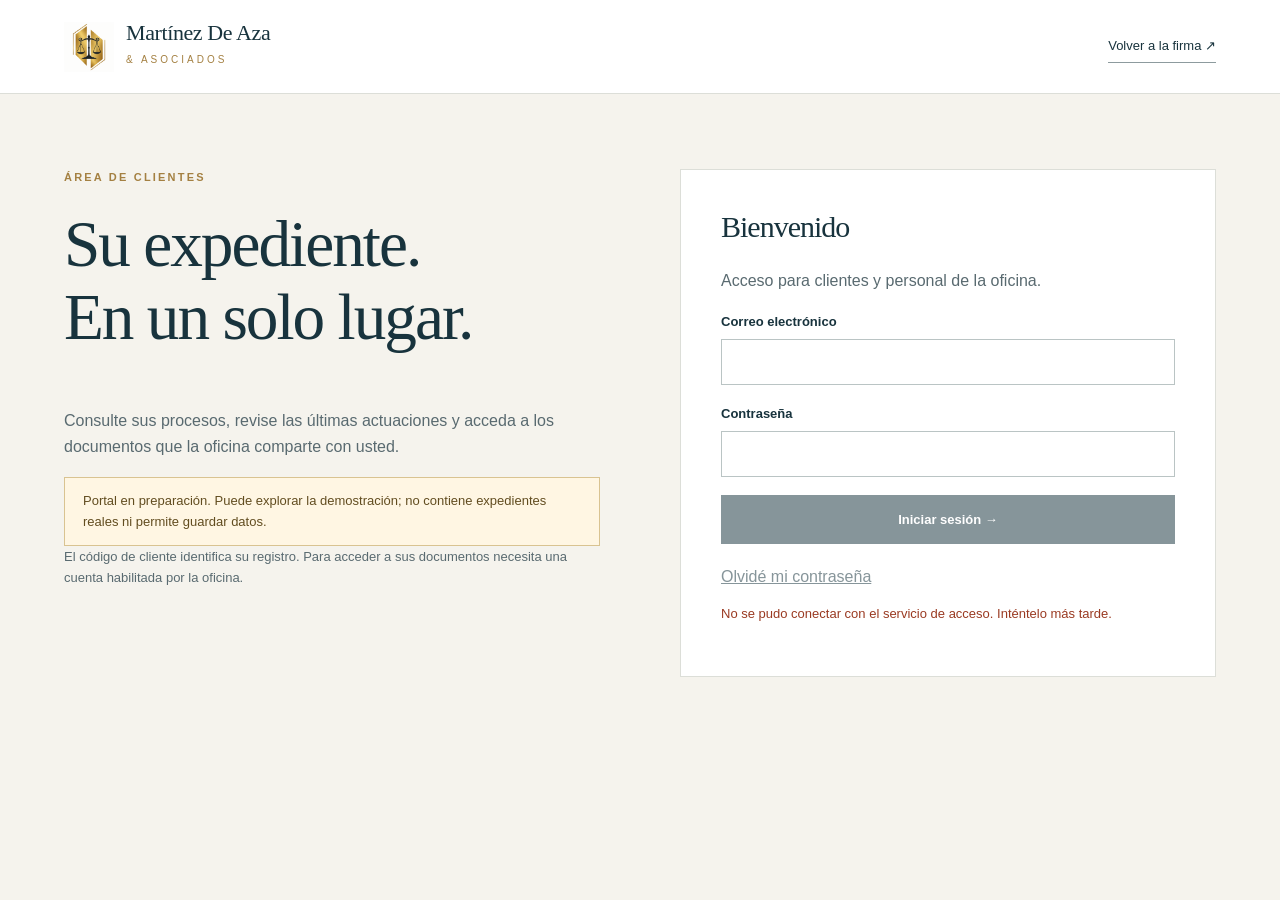
<file: portal.html>
<!doctype html><html lang="es"><head><meta charset="utf-8"><meta name="viewport" content="width=device-width,initial-scale=1"><meta name="robots" content="noindex,nofollow"><title>Área de clientes | Martínez De Aza & Asociados</title><link rel="icon" href="assets/logo.png"><link rel="stylesheet" href="style.css"><script src="config.js" defer></script><script src="portal.js" defer></script></head><body><header class="header"><div class="wrap navrow"><a class="brand" href="index.html"><img src="assets/logo.png" alt=""><span><strong>Martínez De Aza</strong><small>& ASOCIADOS</small></span></a><a class="textlink" href="index.html">Volver a la firma ↗</a></div></header><main class="portal-page wrap"><section id="login" class="login-layout"><div><div class="eyebrow">Área de clientes</div><h1>Su expediente.<br>En un solo lugar.</h1><p>Consulte sus procesos, revise las últimas actuaciones y acceda a los documentos que la oficina comparte con usted.</p><div class="notice" id="setup">Portal en preparación. Puede explorar la demostración; no contiene expedientes reales ni permite guardar datos.</div><p class="help">El código de cliente identifica su registro. Para acceder a sus documentos necesita una cuenta habilitada por la oficina.</p></div><div class="login-card"><h2 style="font-size:30px">Bienvenido</h2><p>Acceso para clientes y personal de la oficina.</p><form id="loginForm"><label>Correo electrónico<input name="email" type="email" autocomplete="username" required maxlength="254"></label><label>Contraseña<input name="password" type="password" autocomplete="current-password" required></label><button class="btn full" id="signIn" disabled>Iniciar sesión →</button></form><button class="back" id="recover" style="margin-top:20px" disabled>Olvidé mi contraseña</button><p class="status-message" id="loginMessage" role="status"></p><div class="demo-actions" id="demoButtons"><p class="subtle">Explorar con información ficticia</p><button class="btn outline" id="demoClient">Vista del cliente</button><button class="btn outline" id="demoStaff">Vista de la oficina</button></div></div></section><section id="workspace" class="workspace" hidden><div class="notice" id="demoNotice" hidden>DEMOSTRACIÓN · Datos ficticios · Los cambios y las descargas no están habilitados.</div><div class="workspace-head"><div><div class="eyebrow" id="roleLabel"></div><h1 id="greeting"></h1></div><button class="btn outline" id="logout">Salir</button></div><div id="app"></div><p id="appMessage" class="status-message" role="status"></p></section></main><dialog class="dialog" id="modal"><div class="dialog-head"><h2 id="modalTitle" style="font-size:30px"></h2><button id="closeModal" aria-label="Cerrar">×</button></div><form id="modalForm"><div id="modalFields"></div><p class="status-message" id="modalMessage" role="status"></p><button class="btn" id="save">Guardar</button></form></dialog><script>document.getElementById('closeModal').onclick=()=>document.getElementById('modal').close();</script></body></html>
</file>
<file: style.css>
:root{--navy:#102d37;--deep:#0b2029;--gold:#a48042;--cream:#f5f3ed;--ink:#18333d;--muted:#596a70;--line:#dcded8}*{box-sizing:border-box}html{scroll-behavior:smooth;scroll-padding-top:110px}body{margin:0;background:var(--cream);color:var(--ink);font:16px/1.65 Arial,sans-serif}a{color:inherit;text-decoration:none}button,input,select,textarea{font:inherit}button,a,input,select,textarea{touch-action:manipulation}button{cursor:pointer}button:disabled{opacity:.5;cursor:not-allowed}a:focus-visible,button:focus-visible{outline:3px solid var(--gold);outline-offset:5px}img{max-width:100%;display:block}h1,h2,h3,p{margin-top:0}h1,h2,h3{font-family:Georgia,serif;font-weight:400;line-height:1.12}h1{font-size:clamp(43px,5.1vw,74px);letter-spacing:-2px}h2{font-size:clamp(32px,3.4vw,48px);letter-spacing:-1px}h3{font-size:25px}p{color:var(--muted)}.wrap{width:min(1200px,90%);margin:auto}.eyebrow{font:11px/1.5 Arial,sans-serif;font-weight:700;letter-spacing:2.2px;text-transform:uppercase;color:var(--gold);margin-bottom:22px}.topline{background:var(--deep);color:#d7dedc;font-size:11px;letter-spacing:1px;padding:8px 0}.topline .wrap{display:flex;justify-content:space-between}.header{position:sticky;top:0;z-index:10;background:#fff;border-bottom:1px solid var(--line)}.navrow{height:93px;display:flex;align-items:center;justify-content:space-between;gap:24px}.brand{display:flex;align-items:center;gap:12px;min-width:0}.brand img{width:50px;height:60px;object-fit:contain}.brand strong{display:block;font:22px/1.1 Georgia,serif;letter-spacing:-.4px}.brand small{font-size:10px;letter-spacing:3px;color:var(--gold)}nav{display:flex;align-items:center;gap:25px;font-size:13px}nav a:hover{color:var(--gold)}.btn{display:inline-flex;align-items:center;justify-content:center;gap:22px;padding:14px 23px;background:var(--navy);color:white;border:1px solid var(--navy);font-size:13px;font-weight:600;line-height:1.5}.btn:hover{background:#214754}.btn.gold{background:#b39053;border-color:#b39053;color:white}.btn.outline{background:transparent;color:var(--navy);border-color:#a6b0af}.btn.light{border-color:#72868d;background:transparent;color:white}.menu{display:none;border:1px solid var(--line);background:white;padding:9px 13px}.hero{display:grid;grid-template-columns:1fr 1fr;min-height:640px}.hero-copy{padding:80px 60px 60px max(5vw,calc((100vw - 1200px)/2));display:flex;flex-direction:column;justify-content:center}.hero h1 em{font-weight:400;color:var(--gold)}.hero-copy p{max-width:440px;font-size:16px}.hero-actions{display:flex;gap:18px;align-items:center;flex-wrap:wrap;margin:18px 0 34px}.textlink{font-size:13px;border-bottom:1px solid #8d9b9e;padding:5px 0}.hero-photo{position:relative;min-height:640px;background:var(--navy)}.hero-photo>img{width:100%;height:100%;position:absolute;object-fit:cover;object-position:50% 42%}.photo-caption{position:absolute;bottom:0;left:0;right:0;background:linear-gradient(transparent,#081a24e8);color:white;padding:75px 35px 28px;font:21px Georgia,serif}.photo-caption small{display:block;font:10px Arial,sans-serif;letter-spacing:2px;margin-bottom:12px}.mini{display:flex;gap:14px;font-size:11px;color:var(--muted);align-items:center}.mini:before{content:'';width:30px;height:1px;background:var(--gold)}.values{background:var(--navy);color:white}.values .wrap{display:grid;grid-template-columns:repeat(3,1fr);padding:27px 0}.values div div{padding:0 30px;border-right:1px solid #48606a;font-size:14px}.values div div:first-child{padding-left:0}.values div div:last-child{border:0}.values small{display:block;font-size:12px;color:#b8c8cc;margin-top:3px}.section{padding:90px 0}.section-head{display:flex;align-items:end;justify-content:space-between;gap:40px;margin-bottom:36px}.section-head h2{margin-bottom:0}.section-head p{max-width:400px;font-size:14px;margin-bottom:0}.team-grid{display:grid;grid-template-columns:repeat(4,1fr);gap:24px}.portrait{aspect-ratio:3/4;overflow:hidden;background:#ddd;margin-bottom:23px}.portrait img{width:100%;height:100%;object-fit:cover;transition:transform .4s}.person:hover img{transform:scale(1.025)}.person .eyebrow{font-size:9px;margin-bottom:12px;letter-spacing:1.4px}.person h3{font-size:24px;margin-bottom:12px}.person p{font-size:13px;margin-bottom:0}.services{background:white}.service-grid{display:grid;grid-template-columns:repeat(4,1fr);border-top:1px solid var(--line);border-left:1px solid var(--line)}.service{padding:29px 24px;border-bottom:1px solid var(--line);border-right:1px solid var(--line)}.service>span{font:12px Arial;color:var(--gold)}.service h3{font-size:23px;margin:25px 0 12px}.service p{font-size:13px;margin:0}.portal-band{background:var(--navy);color:white;display:grid;grid-template-columns:1.2fr 1fr;gap:70px;padding:55px}.portal-band p{color:#c1cfd2}.portal-band h2{font-size:38px}.portal-steps{border-left:1px solid #50656b;padding-left:45px;display:grid;gap:22px}.portal-steps span{font-size:11px;color:#cfb780;display:block}.portal-steps strong{font:21px Georgia,serif}.contact{display:grid;grid-template-columns:1fr 1fr;gap:90px}.contact-card{background:white;border:1px solid var(--line);padding:35px}.contact-card h3{font-size:25px}.contact-card address{font-style:normal;color:var(--muted);margin-bottom:25px}.phones{display:grid;grid-template-columns:1fr 1fr;gap:10px;margin-top:20px}.phones a{padding:13px;border:1px solid var(--line);font-size:13px}.phones a:hover{background:var(--cream)}footer{background:var(--deep);color:#c5d1d3;padding:35px 0;font-size:12px}footer .wrap{display:flex;justify-content:space-between;gap:25px}footer p{color:#a6b8bc;font-size:11px;margin:8px 0}.skip{position:absolute;left:-9999px}.skip:focus{left:10px;top:10px;z-index:100;background:white;padding:10px}.notice{padding:12px 18px;border:1px solid #d9c391;background:#fff6e3;color:#624d20;font-size:13px}.portal-page{min-height:85vh}.login-layout{display:grid;grid-template-columns:1fr 1fr;gap:80px;padding:75px 0;align-items:start}.login-card{background:white;padding:40px;border:1px solid var(--line)}label{display:block;font-size:13px;font-weight:600;margin-bottom:18px}input,select,textarea{display:block;width:100%;margin-top:7px;padding:11px 12px;border:1px solid #bac4c4;border-radius:0;background:white;color:var(--ink);min-width:0}textarea{min-height:90px}input[type=checkbox]{display:inline;width:auto;margin-right:8px}label:has(input[type=checkbox]){display:flex;align-items:center}.full{width:100%}.subtle{font-size:12px;color:var(--muted)}.demo-actions{border-top:1px solid var(--line);margin-top:25px;padding-top:23px;display:flex;gap:10px;flex-wrap:wrap}.demo-actions p{width:100%;margin:0}.status-message{font-size:13px;color:#9a3a22;margin:12px 0}.workspace{padding:40px 0 70px}.workspace-head{display:flex;justify-content:space-between;align-items:center;gap:20px;margin:24px 0}.workspace-head h1{font-size:42px;margin:0}.tabs{display:flex;gap:8px;border-bottom:1px solid var(--line);margin:26px 0}.tabs button{background:transparent;border:0;border-bottom:3px solid transparent;padding:12px 18px;color:var(--muted)}.tabs button.active{border-color:var(--gold);color:var(--navy)}.toolbar{display:flex;gap:15px;margin-bottom:25px;align-items:end}.toolbar label{flex:1;margin:0}.toolbar .btn{flex-shrink:0;margin-bottom:1px}.case-list{display:grid;gap:15px}.case-row{background:white;border:1px solid var(--line);padding:25px;display:grid;grid-template-columns:1fr auto;gap:20px;align-items:center}.case-row h3{margin:9px 0;font-size:25px}.code{font:11px/1.5 monospace;color:var(--muted)}.tag{display:inline-block;font-size:11px;padding:5px 10px;background:#e7efeb;color:#295b46}.detail-grid{display:grid;grid-template-columns:1.5fr 1fr;gap:25px}.panel{background:white;border:1px solid var(--line);padding:30px;margin-bottom:20px}.panel h2{font-size:28px}.panel h3{font-size:23px}.timeline{border-left:1px solid #c9d1cd;padding-left:25px}.event{position:relative;padding:0 0 25px}.event:before{content:'';position:absolute;width:9px;height:9px;background:var(--gold);border:4px solid white;outline:1px solid var(--gold);left:-34px;top:5px;border-radius:50%}.event h3{margin:6px 0;font-size:21px}.event p{font-size:14px;margin:0}.file-row{display:flex;align-items:center;justify-content:space-between;gap:15px;padding:15px 0;border-bottom:1px solid var(--line);font-size:13px}.file-row button{background:none;border:0;color:var(--navy);text-decoration:underline}.empty{padding:35px;border:1px dashed #bac4c4;text-align:center}.dialog{width:min(630px,95%);border:1px solid var(--line);padding:30px;max-height:90vh;color:var(--ink)}.dialog::backdrop{background:#061b27a8}.dialog-head{display:flex;justify-content:space-between}.dialog-head button{align-self:start;background:none;border:0;font-size:23px}.form-grid{display:grid;grid-template-columns:1fr 1fr;gap:0 18px}.form-grid .wide{grid-column:1/-1}.help{font-size:13px}.back{background:none;border:0;color:var(--navy);padding:0;text-decoration:underline}.hidden,[hidden]{display:none!important}@media(max-width:1000px){nav{gap:14px;font-size:12px}.brand strong{font-size:19px}.hero-copy{padding:45px 30px 45px 5vw}.team-grid{gap:17px}.hero{min-height:570px}.hero-photo{min-height:570px}.service-grid{grid-template-columns:repeat(2,1fr)}.portal-band{gap:35px}.contact{gap:40px}}@media(max-width:760px){.topline{display:none}.navrow{height:78px}.brand strong{font-size:20px}.brand img{width:40px;height:48px}.menu{display:block}nav{display:none;position:absolute;top:78px;left:0;right:0;background:white;padding:24px 5%;box-shadow:0 10px 15px #0001}nav.open{display:flex;flex-direction:column;align-items:stretch;gap:19px}.hero{grid-template-columns:1fr}.hero-copy{padding:48px 5%}.hero h1{font-size:48px;letter-spacing:-1.5px}.hero-photo{min-height:510px}.hero-photo>img{object-position:center 39%}.values .wrap{grid-template-columns:1fr;gap:18px}.values div div{padding:0;border:0}.section{padding:58px 0}.section-head{display:block}.section-head p{margin-top:20px}.team-grid{grid-template-columns:1fr 1fr;row-gap:35px}.person h3{font-size:21px}.portrait{margin-bottom:18px}.service{padding:23px 18px}.service h3{font-size:21px}.portal-band{grid-template-columns:1fr;padding:32px;gap:20px}.portal-steps{padding-left:20px}.contact,.login-layout,.detail-grid{grid-template-columns:1fr;gap:30px}.contact-card,.login-card{padding:25px}.login-layout{padding:40px 0}.login-layout h1{font-size:40px}.workspace-head{align-items:start}.workspace-head h1{font-size:33px}.toolbar{flex-wrap:wrap}.toolbar label{flex-basis:100%}.case-row{grid-template-columns:1fr}.case-row .btn{justify-self:start}.form-grid{grid-template-columns:1fr}.form-grid .wide{grid-column:auto}.panel{padding:23px}footer .wrap{flex-direction:column}.tabs button{padding:12px;font-size:13px}.phones{grid-template-columns:1fr 1fr}.photo-caption{padding:70px 25px 25px}}@media(prefers-reduced-motion:reduce){html{scroll-behavior:auto}*{transition:none!important}}
@media(max-width:760px){.hero-photo{min-height:0;aspect-ratio:1424/1600}.hero-photo>img{object-fit:contain}.photo-caption{font-size:19px}}
</file>
